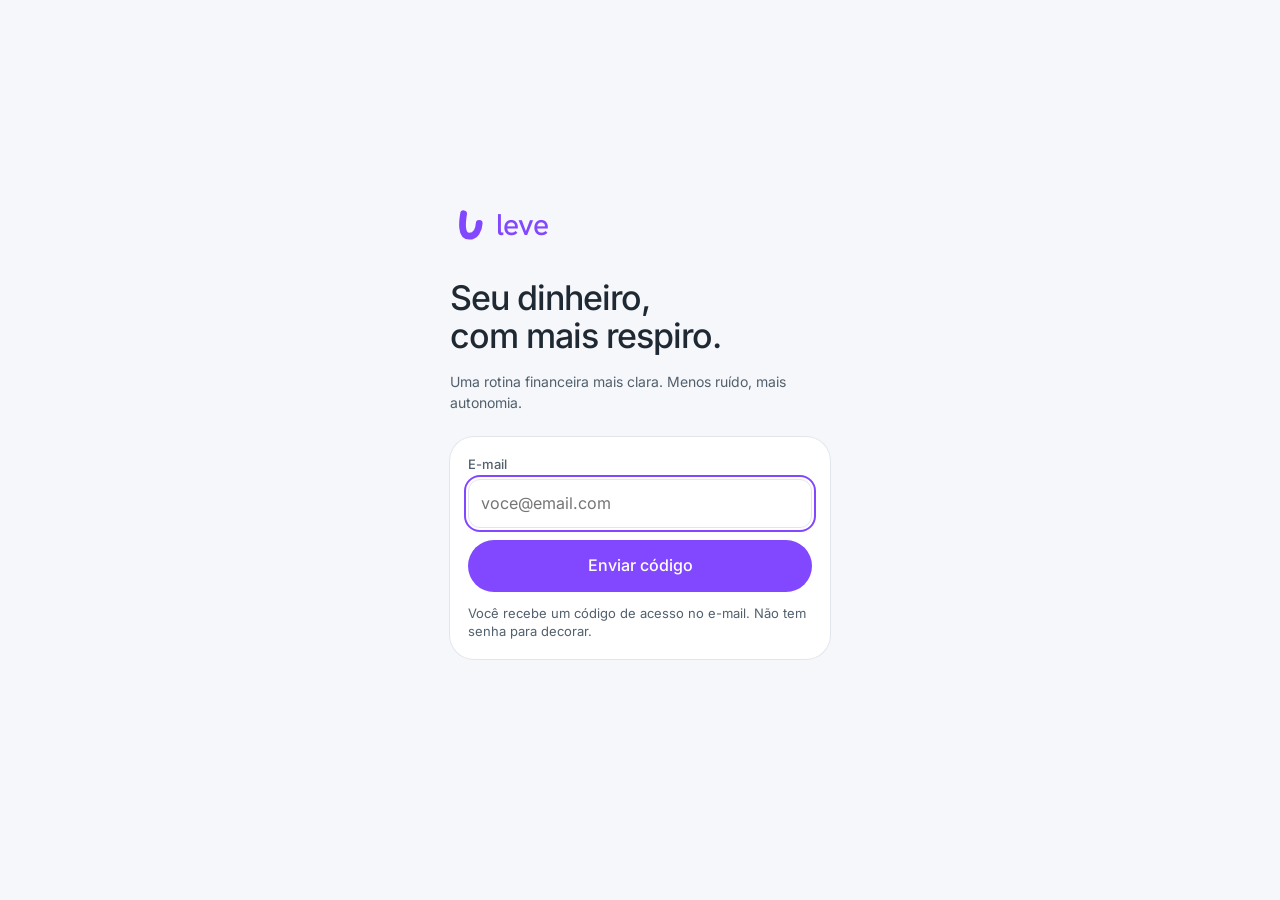
<file: index.html>
<!doctype html>
<html lang="pt-BR">
<head>
<meta charset="utf-8">
<meta name="viewport" content="width=device-width,initial-scale=1,viewport-fit=cover">
<title>Leve</title>
<meta name="description" content="Seu dinheiro, com mais respiro: quanto ainda dá para gastar na semana.">
<meta name="theme-color" content="#F8F7F3" id="theme-color">
<meta name="apple-mobile-web-app-capable" content="yes">
<meta name="mobile-web-app-capable" content="yes">
<meta name="apple-mobile-web-app-title" content="Leve">
<meta name="apple-mobile-web-app-status-bar-style" content="default">
<meta name="referrer" content="no-referrer">
<link rel="manifest" href="/manifest.webmanifest">
<link rel="apple-touch-icon" href="/icons/apple-touch-icon-v3.png">
<link rel="icon" type="image/png" href="/icons/favicon-32-v3.png">
<link rel="preload" href="/fonts/inter-latin-500-normal.woff2" as="font" type="font/woff2" crossorigin>
<link rel="stylesheet" href="/styles.css">
<script src="/tema.js"></script>
</head>
<body>

<div class="gate" id="gate">
  <div class="gate-in">
    <div class="marca" aria-hidden="true"><svg class="simbolo" viewBox="0 0 100 100" aria-hidden="true"><path pathLength="1" d="M34 22C31 40 26 78 48 78C64 78 72 62 73 46" fill="none" stroke="currentColor" stroke-width="17" stroke-linecap="round"/></svg><span>leve</span></div>
    <h1>Seu dinheiro,<br>com mais respiro.</h1>
    <p class="tag" id="g-tag">Uma rotina financeira mais clara. Menos ruído, mais autonomia.</p>
    <form id="g-email" hidden novalidate>
      <div class="field"><label for="g-mail">E-mail</label><input id="g-mail" type="email" autocomplete="email" inputmode="email" required placeholder="voce@email.com"></div>
      <button class="primary" type="submit" id="g-send">Enviar código</button>
      <p>Você recebe um código de acesso no e-mail. Não tem senha para decorar.</p>
    </form>
    <form id="g-code" hidden novalidate>
      <p id="g-sent">Enviamos um código para o seu e-mail.</p>
      <div class="field"><label for="g-otp">Código</label><input id="g-otp" class="code" type="text" inputmode="numeric" autocomplete="one-time-code" maxlength="10" pattern="[0-9]*" required></div>
      <button class="primary" type="submit" id="g-verify">Entrar</button>
      <button class="linkbtn" type="button" id="g-back">Usar outro e-mail</button>
    </form>
    <p class="g-msg" id="g-msg" role="status" aria-live="polite"></p>
  </div>
</div>
<div class="puxar" id="puxar" aria-hidden="true"><svg class="simbolo" viewBox="0 0 100 100"><path pathLength="1" d="M34 22C31 40 26 78 48 78C64 78 72 62 73 46" fill="none" stroke="currentColor" stroke-width="17" stroke-linecap="round"/></svg></div>
<div class="app" id="app">
  <header class="top">
    <div class="hello"><small id="hello-s">leve / seu dinheiro</small><h1 id="hello-t">Tudo no seu ritmo.</h1></div>
    <button class="avatar" id="avatar" data-go="3" aria-label="Ajustes"><span id="avatar-l">L</span></button>
  </header>
  <div class="banner" id="banner" hidden></div>

  <!-- INÍCIO -->
  <section class="screen" id="s-inicio" data-tab="0">
    <div class="col-a">
    <div class="hero idle" id="hero">
      <span class="formas" aria-hidden="true"><i class="f1"></i><i class="f2"></i><i class="f3"></i></span>
      <div class="h-top"><span id="h-tag">Sua semana</span><span id="h-faixa"></span></div>
      <div class="lbl" id="h-lbl">Carregando seu plano…</div>
      <div class="big-w"><div class="big num" id="h-big">R$ 0,00</div><svg class="risco" viewBox="0 0 200 14" preserveAspectRatio="none" aria-hidden="true"><path pathLength="1" d="M3 6.5C52 3.6 118 3.1 197 4.6"/><path pathLength="1" d="M28 10.6C78 8.4 132 8.1 181 9.4"/></svg></div>
      <div class="sub" id="h-sub">&nbsp;</div>
      <span class="bar h-bar" id="h-bar" hidden><b></b></span>
      <div class="pace" id="h-pace"></div>
    </div>
    <div class="acoes" id="quick">
      <button class="primary" data-q="lancar">Nova saída</button>
      <button class="sec ico-only" data-q="foto" aria-label="Ler saída de uma foto"><svg viewBox="0 0 24 24" fill="none" stroke="currentColor" stroke-width="1.8" stroke-linecap="round" stroke-linejoin="round"><path d="M4 8h3l2-3h6l2 3h3v11H4z"/><circle cx="12" cy="13" r="3.5"/></svg></button>
      <button class="sec" data-q="guardar"><svg viewBox="0 0 24 24" fill="none" stroke="currentColor" stroke-width="1.8" stroke-linecap="round" stroke-linejoin="round"><path d="M5 10h14v9a2 2 0 0 1-2 2H7a2 2 0 0 1-2-2z"/><path d="M8 10V7a4 4 0 0 1 8 0v3"/><path d="M12 13v4M10 15h4"/></svg>Guardar</button>
    </div>
    <div class="tiles" id="tiles"></div>
    <button class="card r-cta" id="r-cta" hidden><span class="ico" style="--c:var(--roxo)"><svg viewBox="0 0 24 24" fill="none" stroke="currentColor" stroke-width="1.8" stroke-linecap="round" stroke-linejoin="round"><path d="M12 3l1.8 5.2L19 10l-5.2 1.8L12 17l-1.8-5.2L5 10l5.2-1.8z"/><path d="M19 15l.8 2.2L22 18l-2.2.8L19 21l-.8-2.2L16 18l2.2-.8z"/></svg></span><span style="min-width:0"><b id="r-cta-t">Resumo do mês</b><small id="r-cta-p"></small></span><span class="deck" aria-hidden="true"><i></i><i></i><i></i></span></button>
    </div>
    <div class="col-b">
    <div class="sec-h"><h2>Últimos movimentos</h2><button class="link" data-go="2">Ver todos</button></div>
    <div class="card"><div class="list" id="recent"></div></div>
    <p class="rodape">Um passo de cada vez também é progresso.</p>
    </div>
  </section>

  <!-- MÊS -->
  <section class="screen" id="s-mes" data-tab="1" hidden>
    <nav class="subnav" aria-label="Extrato"><button data-go="2">Lançamentos</button><button data-go="1">Plano</button><button data-go="5">Resumo</button></nav>
    <div class="col-a">
    <div class="mnav">
      <button id="m-prev" aria-label="Mês anterior"><svg viewBox="0 0 24 24" fill="none" stroke="currentColor" stroke-width="2" stroke-linecap="round"><path d="M15 5l-7 7 7 7"/></svg></button>
      <div class="mname" id="m-name">—</div>
      <button id="m-next" aria-label="Próximo mês"><svg viewBox="0 0 24 24" fill="none" stroke="currentColor" stroke-width="2" stroke-linecap="round"><path d="M9 5l7 7-7 7"/></svg></button>
    </div>
    <div class="donut-card">
      <div class="d-h"><span>Salário do mês</span><b class="num" id="d-sal">R$ 0,00</b></div>
      <div class="donut"><svg viewBox="0 0 160 160" id="donut"></svg><div class="c"><div><b class="num" id="d-center">—</b><span id="d-center-l">livre no mês</span></div></div></div>
      <div class="legend" id="legend"></div>
    </div>
    </div>
    <div class="col-b">
    <div class="sec-h"><h2>Semanas</h2><span class="link muted" id="m-porsem"></span></div>
    <div class="card"><div class="weeks" id="weeks"></div></div>
    <div class="sec-h"><h2>Próximos meses</h2><span class="link muted">livre por mês</span></div>
    <div class="card"><div class="future" id="future"></div></div>
    <div class="sec-h"><h2>Fixos deste mês</h2></div>
    <div class="card" id="fixos-mes"></div>
    </div>
  </section>

  <!-- GASTOS -->
  <section class="screen" id="s-gastos" data-tab="2" hidden>
    <nav class="subnav" aria-label="Extrato"><button data-go="2">Lançamentos</button><button data-go="1">Plano</button><button data-go="5">Resumo</button></nav>
    <div class="busca"><svg viewBox="0 0 24 24" fill="none" stroke="currentColor" stroke-width="2" stroke-linecap="round" aria-hidden="true"><circle cx="11" cy="11" r="6.5"/><path d="M20 20l-4-4"/></svg><input id="g-busca" type="search" placeholder="Buscar: uber, ifood, farmácia, 32,90" autocomplete="off" autocapitalize="off" spellcheck="false" enterkeyhint="search" aria-label="Buscar saídas"><button id="g-busca-x" type="button" aria-label="Limpar busca" hidden><svg viewBox="0 0 24 24" fill="none" stroke="currentColor" stroke-width="2" stroke-linecap="round"><path d="M6 6l12 12M18 6L6 18"/></svg></button></div>
    <div class="col-a">
    <div class="pnav"><button id="g-prev" aria-label="Período anterior"><svg viewBox="0 0 24 24" fill="none" stroke="currentColor" stroke-width="2" stroke-linecap="round"><path d="M15 5l-7 7 7 7"/></svg></button><div><b id="g-nome">—</b><small id="g-faixa"></small></div><button id="g-next" aria-label="Próximo período"><svg viewBox="0 0 24 24" fill="none" stroke="currentColor" stroke-width="2" stroke-linecap="round"><path d="M9 5l7 7-7 7"/></svg></button></div>
    <div class="card g-sum">
      <div class="g-tot">
        <div class="g-tot-h"><span>Total de saídas</span><div class="seg two mini" id="g-per"><div class="thumb"></div><button data-p="semana">Semana</button><button data-p="mes" class="on">Mês</button></div></div>
        <b class="num" id="g-total">R$ 0,00</b><small id="g-lim"></small>
        <span class="stack" id="g-bar" hidden></span><small id="g-det"></small>
      </div>
    </div>
    <div class="sec-h"><h2>Para onde foi</h2><button class="link" id="g-limpa" hidden>Todas as categorias</button><button class="link" id="g-mes" data-go="1">Plano do mês</button></div>
    <div class="card"><div class="cats" id="g-cats"></div></div>
    </div>
    <div class="col-b">
    <div class="sec-h"><h2>Lançamentos</h2><button class="round-add" id="g-add" aria-label="Nova saída"><svg viewBox="0 0 24 24" fill="none" stroke="currentColor" stroke-width="2" stroke-linecap="round"><path d="M12 5v14M5 12h14"/></svg></button></div>
    <div class="chips" id="g-fontes" role="group" aria-label="Forma de pagamento"><button data-gf="" class="on" aria-pressed="true">Todas</button><button data-gf="conta" aria-pressed="false">Conta</button><button data-gf="cartao" aria-pressed="false">Crédito</button><button data-gf="vr" aria-pressed="false">Vale-refeição</button><button data-gf="mob" aria-pressed="false">Mobilidade</button><button data-gf="caixinha" aria-pressed="false">Caixinha</button></div>
    <p class="g-res" id="g-res" hidden></p>
    <div class="card"><div class="list" id="all"></div></div>
    </div>
  </section>

  <!-- CAIXINHA -->
  <section class="screen" id="s-caixa" data-tab="4" hidden>
    <div class="col-a">
    <div class="cx-card">
      <div class="cx-top"><span class="cx-l">Pequenos passos, grandes planos.</span><span class="cx-bts"><button class="icon-ghost olho" id="cx-olho" type="button" aria-pressed="false" aria-label="Esconder o saldo"><svg class="olho-on" viewBox="0 0 24 24" fill="none" stroke="currentColor" stroke-width="1.8" stroke-linecap="round" stroke-linejoin="round" aria-hidden="true"><path d="M2.5 12S6 5.5 12 5.5 21.5 12 21.5 12 18 18.5 12 18.5 2.5 12 2.5 12z"/><circle cx="12" cy="12" r="3"/></svg><svg class="olho-off" viewBox="0 0 24 24" fill="none" stroke="currentColor" stroke-width="1.8" stroke-linecap="round" stroke-linejoin="round" aria-hidden="true"><path d="M3 3l18 18"/><path d="M10.6 5.6A9.6 9.6 0 0 1 12 5.5C18 5.5 21.5 12 21.5 12a17 17 0 0 1-3.2 3.9M6.6 6.6C3.9 8.4 2.5 12 2.5 12S6 18.5 12 18.5c1.6 0 3-.4 4.2-1"/><path d="M9.9 9.9a3 3 0 0 0 4.2 4.2"/></svg></button><button class="icon-ghost" id="cx-cfg" aria-label="Objetivo e rendimento"><svg viewBox="0 0 24 24" fill="none" stroke="currentColor" stroke-width="1.8" stroke-linecap="round"><path d="M4 7h10M18 7h2M4 17h4M12 17h8"/><circle cx="16" cy="7" r="2"/><circle cx="10" cy="17" r="2"/></svg></button></span></div>
      <div class="big num" id="cx-saldo">R$ 0,00</div>
      <div class="cx-liq" id="cx-liq-v"></div>
      <div class="cx-chip" id="cx-rend"></div>
    </div>
    <div class="card meta-card" id="cx-ring">
      <div class="meta-h"><span class="ico" style="--c:var(--roxo)"><svg viewBox="0 0 24 24" fill="none" stroke="currentColor" stroke-width="1.8" stroke-linecap="round" stroke-linejoin="round"><path d="M12 3l7 3v6c0 4.5-3 7.5-7 9-4-1.5-7-4.5-7-9V6z"/></svg></span><span><b>Objetivo</b><small id="cx-obj"></small></span></div>
      <div class="meta-v"><b class="num" id="cx-meta-v"></b><small class="num" id="cx-meta-de"></small><span class="num" id="cx-ring-p">0%</span></div>
      <span class="bar"><b id="cx-ring-v"></b></span>
    </div>
    <div class="acoes three" id="cx-acoes">
      <button class="primary" data-cx="deposito">Guardei</button>
      <button class="sec" data-cx="resgate">Resgatei</button>
      <button class="sec" data-cx="ajuste">Atualizar</button>
    </div>
    <div class="card stats" id="cx-tiles"></div>
    </div>
    <div class="col-b">
    <div class="sec-h" style="align-items:center"><h2>Evolução</h2><div class="seg two mini" id="cx-gmodo"><div class="thumb"></div><button data-g="total" class="on">Total</button><button data-g="mes">Mês</button></div></div>
    <div class="card"><div class="chart" id="cx-chart"></div></div>
    <div class="sec-h"><h2>Movimentos</h2></div>
    <div class="card"><div class="list" id="cx-list"></div></div>
    </div>
  </section>

  <!-- RESUMO -->
  <section class="screen" id="s-resumo" data-tab="5" hidden>
    <nav class="subnav" aria-label="Extrato"><button data-go="2">Lançamentos</button><button data-go="1">Plano</button><button data-go="5">Resumo</button></nav>
    <div class="sec-h r-topo"><div class="seg two mini" id="r-per"><div class="thumb"></div><button data-p="semana">Semana</button><button data-p="mes" class="on">Mês</button></div></div>
    <div class="pnav"><button id="r-prev" aria-label="Período anterior"><svg viewBox="0 0 24 24" fill="none" stroke="currentColor" stroke-width="2" stroke-linecap="round"><path d="M15 5l-7 7 7 7"/></svg></button><div><b id="r-nome">—</b><small id="r-faixa"></small></div><button id="r-next" aria-label="Próximo período"><svg viewBox="0 0 24 24" fill="none" stroke="currentColor" stroke-width="2" stroke-linecap="round"><path d="M9 5l7 7-7 7"/></svg></button></div>
    <div class="col-a">
    <div class="card r-ia">
      <div class="r-ia-h"><span class="ico" style="--c:var(--roxo)"><svg viewBox="0 0 24 24" fill="none" stroke="currentColor" stroke-width="1.8" stroke-linecap="round" stroke-linejoin="round"><path d="M12 3l1.8 5.2L19 10l-5.2 1.8L12 17l-1.8-5.2L5 10l5.2-1.8z"/><path d="M19 15l.8 2.2L22 18l-2.2.8L19 21l-.8-2.2L16 18l2.2-.8z"/></svg></span><h2>O que importa</h2><button class="link" id="r-ia-btn">Refazer</button></div>
      <div id="r-ia-list"></div>
      <div class="r-sug" id="r-sug" hidden></div>
      <p class="r-nota" id="r-nota"></p>
    </div>
    </div>
    <div class="col-b">
    <div class="sec-h"><h2 id="r-graf-t">Ritmo do mês</h2></div>
    <div class="card"><div class="chart r-chart" id="r-ritmo"></div><p class="r-leg" id="r-ritmo-s"></p></div>
    <div class="sec-h"><h2>Categorias</h2><span class="link muted" id="r-cat-s"></span></div>
    <div class="card"><div class="r-cats" id="r-cats"></div></div>
    <div class="sec-h"><h2>Onde mais foi</h2></div>
    <div class="card"><div class="list" id="r-top"></div></div>
    </div>
    <p class="rodape">Conta só o que sai do seu limite: vale-refeição, mobilidade e caixinha ficam de fora. As comparações usam o mesmo ponto dos períodos anteriores.</p>
  </section>

  <!-- AJUSTES -->
  <section class="screen" id="s-ajustes" data-tab="3" hidden>
    <div class="aj-sec" aria-labelledby="aj-plano">
    <h2 class="aj-t" id="aj-plano">Seu plano</h2>
      <div class="rows">
        <button class="row link-row" data-go="6"><span>Salário, metas e contas fixas<small id="plano-resumo">—</small></span><svg class="chev" viewBox="0 0 24 24" fill="none" stroke="currentColor" stroke-width="2" stroke-linecap="round" aria-hidden="true"><path d="M9 5l7 7-7 7"/></svg></button>
      </div>
    </div>

    <div class="aj-sec" aria-labelledby="aj-con">
    <h2 class="aj-t" id="aj-con">Conexões</h2>
      <div class="rows">
        <button class="row link-row" id="tg-grp" data-painel="#sheet-tg" hidden><span>Telegram<small>Conversa, áudio e avisos</small></span><span class="est off" id="tg-est">Não conectado</span><svg class="chev" viewBox="0 0 24 24" fill="none" stroke="currentColor" stroke-width="2" stroke-linecap="round" aria-hidden="true"><path d="M9 5l7 7-7 7"/></svg></button>
        <button class="row link-row" data-painel="#sheet-at"><span>Atalhos do iPhone<small>Nova saída e conferir a caixinha</small></span><span class="est off" id="at-est">Nenhum</span><svg class="chev" viewBox="0 0 24 24" fill="none" stroke="currentColor" stroke-width="2" stroke-linecap="round" aria-hidden="true"><path d="M9 5l7 7-7 7"/></svg></button>
        <label class="row link-row" for="csv"><span>Importar fatura ou extrato do Nubank<small>Arquivo CSV da fatura do crédito ou do extrato da conta</small></span><svg class="chev" viewBox="0 0 24 24" fill="none" stroke="currentColor" stroke-width="2" stroke-linecap="round"><path d="M9 5l7 7-7 7"/></svg><input id="csv" type="file" accept=".csv,text/csv" hidden></label>
        <button class="row link-row" id="wa-grp" data-painel="#sheet-wa" hidden><span>WhatsApp<small>Conversa, áudio e avisos</small></span><span class="est off" id="wa-est">Não conectado</span><svg class="chev" viewBox="0 0 24 24" fill="none" stroke="currentColor" stroke-width="2" stroke-linecap="round" aria-hidden="true"><path d="M9 5l7 7-7 7"/></svg></button>
      </div>
      <div class="form-card" id="imp-box" hidden></div>
    </div>

    <div class="aj-sec" aria-labelledby="aj-apa">
    <h2 class="aj-t" id="aj-apa">Este aparelho</h2>
      <div class="rows">
        <button class="row link-row" id="lk-linha" type="button"><span>Face ID<small>Ao abrir e depois de 1 minuto fora do app</small></span><span class="est off" id="lk-est">Desligado</span></button>
        <label class="row"><span>Tema</span><select id="c-tema"><option value="">Igual ao iPhone</option><option value="light">Claro</option><option value="dark">Escuro</option></select></label>
      </div>
      <p class="grp-f">Valem só para este aparelho.</p>
    </div>

    <div class="aj-sec" aria-labelledby="aj-dad">
    <h2 class="aj-t" id="aj-dad">Dados e conta</h2>
      <div class="rows">
        <button class="row link-row" data-painel="#sheet-bk"><span>Backup<small>Baixar ou restaurar seus dados</small></span><svg class="chev" viewBox="0 0 24 24" fill="none" stroke="currentColor" stroke-width="2" stroke-linecap="round" aria-hidden="true"><path d="M9 5l7 7-7 7"/></svg></button>
        <div class="row"><span>E-mail</span><b id="acc-email" class="row-v">—</b></div>
        <button class="row link-row danger-row" id="logout"><span>Sair da conta</span></button>
      </div>
    </div>
  </section>

  <!-- SEU PLANO (abre por Ajustes) -->
  <section class="screen" id="s-plano" data-tab="6" hidden>
    <div class="sec-h"><button class="back" data-go="3"><svg viewBox="0 0 24 24" fill="none" stroke="currentColor" stroke-width="2" stroke-linecap="round"><path d="M15 5l-7 7 7 7"/></svg>Ajustes</button></div>
    <div class="grp">
      <div class="grp-h">Salário e metas</div>
      <div class="rows">
        <label class="row"><span>Nome</span><input id="c-nome" type="text" autocomplete="given-name" placeholder="Seu nome"></label>
        <label class="row"><span>Começa em</span><input id="c-inicio" type="month"></label>
        <label class="row"><span>Semana começa</span><select id="c-semana"><option value="">Na segunda</option><option value="dom">No domingo</option></select></label>
        <label class="row"><span>Salário cai</span><select id="c-pagto"><option value="ultimo-util">No último dia útil</option><option value="">Semana do 1º sábado</option></select></label>
        <label class="row"><span>Salário</span><input id="c-sal" class="moeda" type="text" inputmode="decimal" placeholder="R$ 0,00"></label>
        <label class="row"><span>Guardar por mês</span><input id="c-meta" class="moeda" type="text" inputmode="decimal" placeholder="R$ 0,00"></label>
        <label class="row"><span>Vale-refeição por mês</span><input id="c-vr" class="moeda" type="text" inputmode="decimal" placeholder="R$ 0,00"></label>
        <label class="row"><span>Mobilidade por mês</span><input id="c-mob" class="moeda" type="text" inputmode="decimal" placeholder="R$ 0,00"></label>
      </div>
      <p class="grp-f">Com o salário no último dia útil, o mês do plano (e o vale-refeição e a mobilidade) começa no dia do pagamento. Os valores são salvos assim que você sai do campo.</p>
    </div>
    <div class="grp">
      <div class="grp-h"><span>Custos fixos e parcelas</span><span id="fx-tot"></span></div>
      <div class="rows" id="fx-list"></div>
      <p class="grp-f">O mês de cada custo é o mês em que a fatura é paga.</p>
    </div>
    <div class="grp">
      <div class="grp-h">Faturas com valor exato</div>
      <div class="rows" id="aj-list"></div>
      <p class="grp-f">Use quando a fatura de um mês for diferente da soma dos fixos.</p>
    </div>
  </section>
</div>

<nav class="tabbar" aria-label="Navegação">
  <div class="marca tb-marca so-pc" aria-hidden="true"><svg class="simbolo" viewBox="0 0 100 100" aria-hidden="true"><path pathLength="1" d="M34 22C31 40 26 78 48 78C64 78 72 62 73 46" fill="none" stroke="currentColor" stroke-width="17" stroke-linecap="round"/></svg><span>leve</span></div>
  <div class="tabs" id="tabs">
    <button class="tab on" data-go="0"><svg viewBox="0 0 24 24" fill="none" stroke="currentColor" stroke-width="1.8" stroke-linejoin="round"><path d="M4 11l8-7 8 7v9H4z"/><path d="M10 20v-6h4v6"/></svg>Início</button>
    <button class="tab" data-go="2"><svg viewBox="0 0 24 24" fill="none" stroke="currentColor" stroke-width="1.8" stroke-linecap="round"><path d="M6 20V10M12 20V4M18 20v-7"/></svg>Extrato</button>
    <button class="tab" data-go="4"><svg viewBox="0 0 24 24" fill="none" stroke="currentColor" stroke-width="1.8" stroke-linecap="round" stroke-linejoin="round"><path d="M5 10h14v9a2 2 0 0 1-2 2H7a2 2 0 0 1-2-2z"/><path d="M8 10V7a4 4 0 0 1 8 0v3"/><path d="M12 14v3"/></svg>Caixinha</button>
    <button class="tab so-pc" data-go="3"><svg viewBox="0 0 24 24" fill="none" stroke="currentColor" stroke-width="1.8" stroke-linecap="round" stroke-linejoin="round"><circle cx="12" cy="12" r="3"/><path d="M19.4 15a1.7 1.7 0 0 0 .3 1.8l.1.1a2 2 0 1 1-2.8 2.8l-.1-.1a1.7 1.7 0 0 0-1.8-.3 1.7 1.7 0 0 0-1 1.5V21a2 2 0 1 1-4 0v-.1a1.7 1.7 0 0 0-1.1-1.5 1.7 1.7 0 0 0-1.8.3l-.1.1a2 2 0 1 1-2.8-2.8l.1-.1a1.7 1.7 0 0 0 .3-1.8 1.7 1.7 0 0 0-1.5-1H3a2 2 0 1 1 0-4h.1a1.7 1.7 0 0 0 1.5-1.1 1.7 1.7 0 0 0-.3-1.8l-.1-.1a2 2 0 1 1 2.8-2.8l.1.1a1.7 1.7 0 0 0 1.8.3H9a1.7 1.7 0 0 0 1-1.5V3a2 2 0 1 1 4 0v.1a1.7 1.7 0 0 0 1 1.5 1.7 1.7 0 0 0 1.8-.3l.1-.1a2 2 0 1 1 2.8 2.8l-.1.1a1.7 1.7 0 0 0-.3 1.8V9a1.7 1.7 0 0 0 1.5 1H21a2 2 0 1 1 0 4h-.1a1.7 1.7 0 0 0-1.5 1z"/></svg>Ajustes</button>
  </div>
  <p class="teclas so-pc" aria-label="Atalhos de teclado"><span><kbd>N</kbd> nova saída</span><span><kbd>/</kbd> buscar</span><span><kbd>1</kbd><kbd>2</kbd><kbd>3</kbd> abas</span><span><kbd>Esc</kbd> fechar</span></p>
</nav>

<div class="scrim" id="scrim"></div>
<div class="sheet" id="sheet" role="dialog" aria-modal="true" aria-label="Nova saída">
  <div class="sheet-in">
    <div class="grab"></div>
    <h3 class="sr" id="l-tit">Nova saída</h3>
    <div class="ia-links">
      <button class="foto-link" id="l-foto" type="button"><svg viewBox="0 0 24 24" fill="none" stroke="currentColor" stroke-width="1.8" stroke-linecap="round" stroke-linejoin="round"><path d="M4 8h3l2-3h6l2 3h3v11H4z"/><circle cx="12" cy="13" r="3.5"/></svg>Ler de uma foto</button>
      <button class="foto-link" id="l-voz" type="button"><svg viewBox="0 0 24 24" fill="none" stroke="currentColor" stroke-width="1.8" stroke-linecap="round" stroke-linejoin="round"><rect x="9" y="3" width="6" height="11" rx="3"/><path d="M5 11a7 7 0 0 0 14 0M12 18v3"/></svg>Falar</button>
    </div>
    <div class="amount num zero" id="amt">R$ 0,00</div>
    <div class="cat-grid" id="pills"></div>
    <div class="seg" id="fonte"><div class="thumb" id="thumb"></div><button data-f="conta" class="on">Conta</button><button data-f="cartao">Crédito</button><button data-f="vr">Vale-refeição</button><button data-f="mob">Mobilidade</button></div>
    <div class="dchips" id="l-dias"><button data-d="0">Hoje</button><button data-d="1">Ontem</button><label class="dpick"><span class="sr">Outro dia</span><input id="l-data" type="date" aria-label="Data do gasto"></label></div>
    <div class="field l-desc"><label for="l-desc" class="sr">Descrição</label><input id="l-desc" type="text" placeholder="Descrição (opcional)"></div>
    <div class="keys" id="keys"></div>
    <button class="primary" id="l-ok" disabled>Lançar</button>
    <button class="danger-ghost" id="l-del" hidden>Apagar saída</button>
  </div>
</div>
<div class="sheet" id="sheet-cx" role="dialog" aria-modal="true" aria-label="Registrar na caixinha">
  <div class="sheet-in">
    <div class="grab"></div>
    <h3 class="sheet-t" id="cx-sheet-t">Guardar na caixinha</h3>
    <div class="seg three" id="cx-tipo"><div class="thumb"></div><button data-t="deposito" class="on">Guardei</button><button data-t="resgate">Resgatei</button><button data-t="ajuste">Conferir saldo</button></div>
    <p class="sheet-p" id="cx-hint">Quanto você colocou na caixinha.</p>
    <div class="row2">
      <div class="field"><label for="cx-valor" id="cx-valor-l">Valor (R$)</label><input id="cx-valor" type="number" step="0.01" inputmode="decimal" placeholder="0,00"></div>
      <div class="field"><label for="cx-data">Data</label><input id="cx-data" type="date"></div>
    </div>
    <div class="field" id="cx-liq-f" hidden><label for="cx-liq">Total líquido (R$)</label><input id="cx-liq" type="number" step="0.01" inputmode="decimal" placeholder="opcional"></div>
    <div class="field"><label for="cx-nota">Nota</label><input id="cx-nota" type="text" placeholder="opcional"></div>
    <label class="chk" id="cx-gasto-f" hidden><input type="checkbox" id="cx-gasto"><span>Registrar também como saída<small>Aparece no Extrato, mas não sai do limite da semana</small></span></label>
    <div class="cat-grid" id="cx-gcat" hidden></div>
    <button class="primary" id="cx-ok">Registrar</button>
  </div>
</div>
<div class="sheet" id="sheet-cxcfg" role="dialog" aria-modal="true" aria-label="Objetivo e rendimento">
  <div class="sheet-in">
    <div class="grab"></div>
    <h3 class="sheet-t">Objetivo e rendimento</h3>
    <p class="sheet-p">A barra do objetivo enche conforme você chega perto dele. O rendimento entra sozinho a cada dia útil, com o CDI do Banco Central.</p>
    <div class="row2">
      <div class="field"><label for="cx-alvo">Objetivo (R$)</label><input id="cx-alvo" type="number" step="0.01" inputmode="decimal" placeholder="ex.: 15000"></div>
      <div class="field"><label for="cx-pct">Rende (% do CDI)</label><input id="cx-pct" type="number" step="1" inputmode="decimal" placeholder="100"></div>
    </div>
    <p class="sheet-p" id="cx-cdi-info"></p>
    <button class="primary" id="cx-alvo-ok">Salvar</button>
  </div>
</div>
<div class="sheet" id="sheet-fx" role="dialog" aria-modal="true" aria-label="Custo fixo">
  <div class="sheet-in">
    <div class="grab"></div>
    <h3 class="sheet-t" id="fx-t">Custo fixo</h3>
    <div class="field"><label for="fx-nome">Nome</label><input id="fx-nome" type="text" placeholder="ex.: Academia"></div>
    <div class="row2">
      <div class="field"><label for="fx-valor">Valor por mês (R$)</label><input id="fx-valor" type="number" step="0.01" inputmode="decimal" placeholder="0,00"></div>
      <div class="field"><label>Onde cobra</label><div class="seg two" id="fx-onde"><div class="thumb"></div><button data-o="cartao" class="on">Crédito</button><button data-o="debito">Débito</button></div></div>
    </div>
    <div class="row2">
      <div class="field"><label for="fx-ini">A partir de</label><input id="fx-ini" type="month"></div>
      <div class="field"><label for="fx-fim">Até (opcional)</label><input id="fx-fim" type="month"></div>
    </div>
    <div class="field"><label for="fx-chave">Palavra-chave na fatura</label><input id="fx-chave" type="text" placeholder="ex.: wellhub"></div>
    <p class="sheet-p">A palavra-chave serve para ignorar esse item quando você importar a fatura do crédito.</p>
    <button class="primary" id="fx-ok">Salvar</button>
    <button class="danger-ghost" id="fx-del" hidden>Apagar custo fixo</button>
  </div>
</div>
<div class="sheet" id="sheet-aj" role="dialog" aria-modal="true" aria-label="Fatura com valor exato">
  <div class="sheet-in">
    <div class="grab"></div>
    <h3 class="sheet-t">Fatura com valor exato</h3>
    <div class="row2">
      <div class="field"><label for="aj-mes">Mês da fatura</label><input id="aj-mes" type="month"></div>
      <div class="field"><label for="aj-valor">Valor (R$)</label><input id="aj-valor" type="number" step="0.01" inputmode="decimal" placeholder="0,00"></div>
    </div>
    <p class="sheet-p">Esse valor substitui a soma dos fixos no crédito naquele mês.</p>
    <button class="primary" id="aj-ok">Salvar</button>
    <button class="danger-ghost" id="aj-del" hidden>Apagar</button>
  </div>
</div>
<div class="sheet" id="sheet-ini" role="dialog" aria-modal="true" aria-label="Montar seu plano">
  <div class="sheet-in ini">
    <div class="grab"></div>
    <div class="ini-prog" aria-hidden="true"><i></i><i></i><i></i><i></i></div>
    <span class="ini-n" id="ini-n">Passo 1 de 4</span>
    <section class="ini-p" data-p="1">
      <h3 class="ini-t">Como funciona o seu mês?</h3>
      <p class="sheet-p">Com isso o Leve sabe quando o seu mês começa e como dividir as semanas.</p>
      <div class="field"><label for="ini-nome">Como quer ser chamado</label><input id="ini-nome" type="text" autocomplete="given-name" placeholder="Seu nome"></div>
      <div class="field"><label id="ini-pagto-l">O salário cai</label><div class="seg two" id="ini-pagto" role="group" aria-labelledby="ini-pagto-l"><div class="thumb"></div><button type="button" data-v="ultimo-util">No último dia útil</button><button type="button" data-v="">No começo do mês</button></div></div>
      <div class="field"><label id="ini-semana-l">A semana começa</label><div class="seg two" id="ini-semana" role="group" aria-labelledby="ini-semana-l"><div class="thumb"></div><button type="button" data-v="">Na segunda</button><button type="button" data-v="dom">No domingo</button></div></div>
    </section>
    <section class="ini-p" data-p="2" hidden>
      <h3 class="ini-t">Quanto entra e quanto guardar?</h3>
      <p class="sheet-p">O que você guarda sai primeiro, no dia do salário. O resto, menos as contas fixas, vira o seu limite da semana.</p>
      <div class="field"><label for="ini-sal">Salário (o que cai na conta)</label><input id="ini-sal" class="ini-r" type="text" inputmode="decimal" autocomplete="off" placeholder="R$ 0,00"></div>
      <div class="field"><label for="ini-meta">Guardar por mês</label><input id="ini-meta" class="ini-r" type="text" inputmode="decimal" autocomplete="off" placeholder="R$ 0,00"></div>
      <div class="chips" id="ini-pct" aria-label="Sugestões"><button type="button" data-pct="10">10% do salário</button><button type="button" data-pct="15">15%</button><button type="button" data-pct="20">20%</button></div>
    </section>
    <section class="ini-p" data-p="3" hidden>
      <h3 class="ini-t">Quais contas são fixas?</h3>
      <p class="sheet-p">Aluguel, academia, streaming, celular… Pode pular e adicionar depois em Ajustes.</p>
      <div class="ini-fixos" id="ini-fixos"></div>
      <div class="ini-novo"><input id="ini-fx-nome" type="text" autocomplete="off" placeholder="Nome, ex.: Aluguel" aria-label="Nome da conta fixa"><input id="ini-fx-valor" class="ini-r" type="text" inputmode="decimal" autocomplete="off" placeholder="R$ 0,00" aria-label="Valor da conta fixa"></div>
      <div class="seg two" id="ini-fx-onde" role="group" aria-label="Onde é cobrada"><div class="thumb"></div><button type="button" data-v="cartao">No crédito</button><button type="button" data-v="debito">No débito</button></div>
      <button class="ghost" type="button" id="ini-fx-add">Adicionar conta fixa</button>
    </section>
    <section class="ini-p" data-p="4" hidden>
      <h3 class="ini-t">Tem vale-refeição ou mobilidade?</h3>
      <p class="sheet-p">Eles têm saldo próprio e não saem do seu limite. Deixe em branco se não tiver.</p>
      <div class="field"><label for="ini-vr">Vale-refeição por mês</label><input id="ini-vr" class="ini-r" type="text" inputmode="decimal" autocomplete="off" placeholder="R$ 0,00"></div>
      <div class="field"><label for="ini-mob">Mobilidade por mês</label><input id="ini-mob" class="ini-r" type="text" inputmode="decimal" autocomplete="off" placeholder="R$ 0,00"></div>
      <div class="field"><label id="ini-quando-l">Quando começar</label><div class="seg two" id="ini-quando" role="group" aria-labelledby="ini-quando-l"><div class="thumb"></div><button type="button" data-v="agora">Agora</button><button type="button" data-v="prox">No próximo mês</button></div></div>
      <p class="sheet-p" id="ini-quando-d"></p>
    </section>
    <div class="ini-previa" id="ini-previa" aria-live="polite" hidden><span id="ini-prev-l">Você poderá gastar</span><b id="ini-prev-v">R$ 0,00</b><small id="ini-prev-s"></small></div>
    <div class="row-btns ini-bts"><button class="ghost" type="button" id="ini-volta">Voltar</button><button class="primary" type="button" id="ini-ok">Continuar</button></div>
  </div>
</div>

<div class="sheet" id="sheet-tg" role="dialog" aria-modal="true" aria-label="Telegram">
  <div class="sheet-in">
    <div class="grab"></div>
    <h3 class="sheet-t">Telegram</h3>
      <div class="rows">
        <div class="row"><span>Conversar com o Leve<small id="tg-state">Não conectado</small></span><button class="pill-btn" id="tg-btn">Conectar</button></div>
        <button class="row link-row danger-row" id="tg-del" hidden><span>Desconectar</span></button>
      </div>
      <div class="form-card at-box" id="tg-box" hidden></div>
      <p class="grp-f">Registre saídas por mensagem, áudio ou foto e pergunte quanto ainda dá para gastar. As mensagens passam pelo Telegram e pela IA do Google.</p>
  </div>
</div>

<div class="sheet" id="sheet-wa" role="dialog" aria-modal="true" aria-label="WhatsApp">
  <div class="sheet-in">
    <div class="grab"></div>
    <h3 class="sheet-t">WhatsApp</h3>
      <div class="rows">
        <div class="row"><span>Conversar com o Leve<small id="wa-state">Não conectado</small></span><button class="pill-btn" id="wa-btn">Conectar</button></div>
        <button class="row link-row danger-row" id="wa-del" hidden><span>Desconectar</span></button>
      </div>
      <div class="form-card at-box" id="wa-box" hidden></div>
      <p class="grp-f">Registre saídas por mensagem, áudio ou foto e pergunte quanto ainda dá para gastar. As mensagens passam pelo WhatsApp (Meta) e pela IA do Google.</p>
  </div>
</div>

<div class="sheet" id="sheet-at" role="dialog" aria-modal="true" aria-label="Atalhos do iPhone">
  <div class="sheet-in">
    <div class="grab"></div>
    <h3 class="sheet-t">Atalhos do iPhone</h3>
      <div class="rows">
        <div class="row"><span>Chave do atalho<small id="at-state">Nenhuma</small></span><button class="pill-btn" id="at-btn">Criar</button></div>
        <button class="row link-row danger-row" id="at-del" hidden><span>Desativar chave</span></button>
      </div>
      <div class="form-card at-box" id="at-box" hidden></div>
      <p class="grp-f">Os atalhos "Lançar gasto" e "Conferir caixinha" usam essa chave. Ela só registra saídas e confere o saldo da caixinha; não lê seus dados. Trocar a chave desativa a anterior.</p>
  </div>
</div>

<div class="sheet" id="sheet-bk" role="dialog" aria-modal="true" aria-label="Backup">
  <div class="sheet-in">
    <div class="grab"></div>
    <h3 class="sheet-t">Backup</h3>
      <div class="rows">
        <button class="row link-row" id="bk-out"><span>Baixar backup</span><svg class="chev" viewBox="0 0 24 24" fill="none" stroke="currentColor" stroke-width="2" stroke-linecap="round"><path d="M9 5l7 7-7 7"/></svg></button>
        <label class="row link-row" for="bk-in"><span>Restaurar backup</span><svg class="chev" viewBox="0 0 24 24" fill="none" stroke="currentColor" stroke-width="2" stroke-linecap="round"><path d="M9 5l7 7-7 7"/></svg><input id="bk-in" type="file" accept=".json,application/json" hidden></label>
      </div>
      <div class="form-card" id="bk-box" hidden></div>
  </div>
</div>

<div class="sheet" id="sheet-voz" role="dialog" aria-modal="true" aria-label="Falar a saída">
  <div class="sheet-in">
    <div class="grab"></div>
    <h3 class="sheet-t">Diga o que você gastou</h3>
    <p class="sheet-p">Toque no microfone do teclado e fale o valor e o que foi. Dá para dizer vários de uma vez e o dia, ex.: "almoço 32 no vale-refeição e uber 18 ontem".</p>
    <div class="field"><label for="voz-txt" class="sr">O que você gastou</label><textarea id="voz-txt" rows="3" placeholder="almoço 32 no vale-refeição" autocomplete="off"></textarea></div>
    <button class="primary" id="voz-ok">Entender com IA</button>
  </div>
</div>
<div class="sheet" id="sheet-foto" role="dialog" aria-modal="true" aria-label="Saídas da foto">
  <div class="sheet-in">
    <div class="grab"></div>
    <h3 class="sheet-t">Saídas da foto</h3>
    <div id="foto-box"></div>
  </div>
</div>
<input id="foto-in" type="file" accept="image/*" hidden>
<div class="toast" id="toast" role="status" aria-live="polite"></div>
<canvas id="confetti"></canvas>
<div class="lock" id="lock" hidden>
  <div class="lock-in">
    <div class="marca" aria-hidden="true"><svg class="simbolo" viewBox="0 0 100 100" aria-hidden="true"><path pathLength="1" d="M34 22C31 40 26 78 48 78C64 78 72 62 73 46" fill="none" stroke="currentColor" stroke-width="17" stroke-linecap="round"/></svg><span>leve</span></div>
    <h2>App bloqueado</h2>
    <p id="lock-msg">Use o Face ID para abrir.</p>
    <button class="primary" id="lock-btn" type="button">Desbloquear com Face ID</button>
    <button class="linkbtn" id="lock-out" type="button">Sair da conta</button>
  </div>
</div>
<script src="/vendor/supabase-2.117.3.js"></script>
<script src="/config.js"></script>
<script src="/app.js"></script>
</body>
</html>
</file>
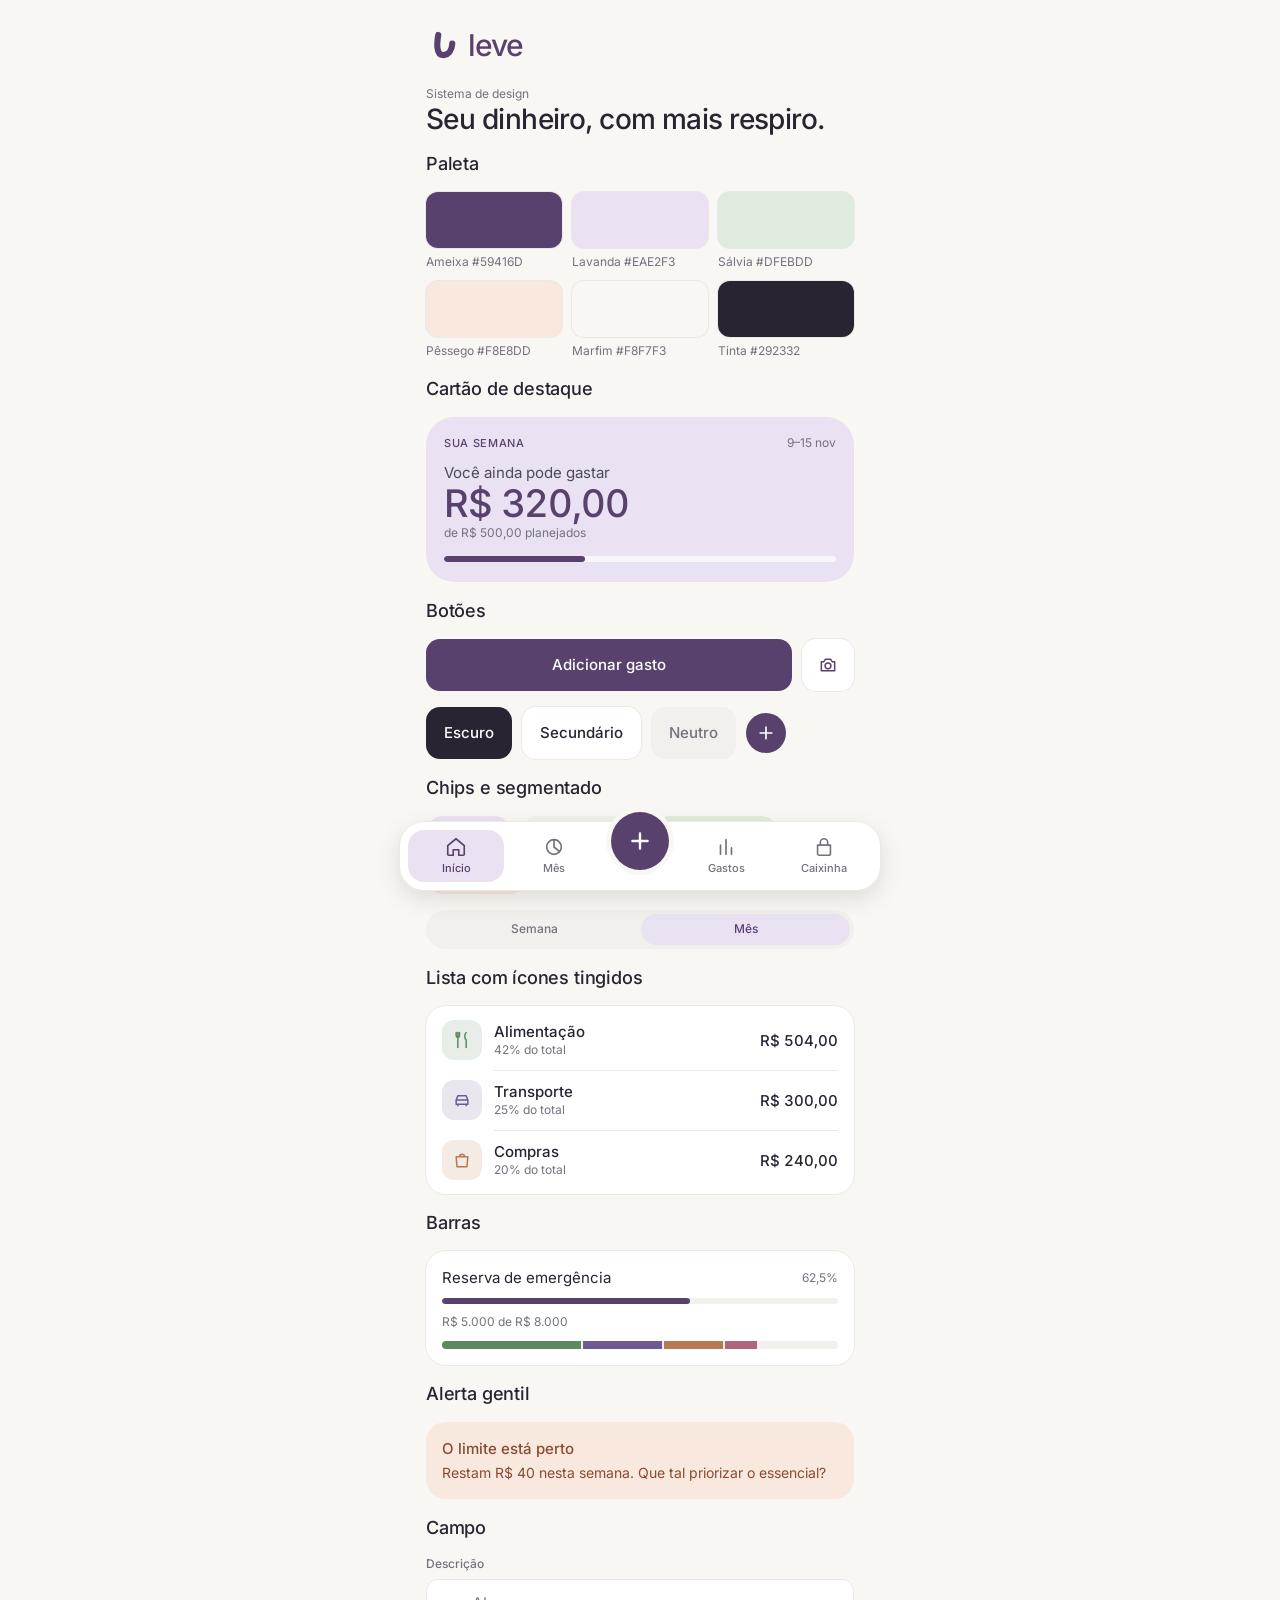
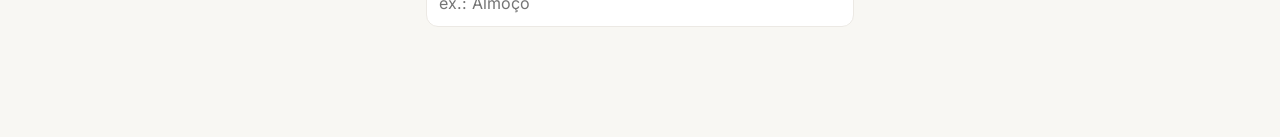
<file: design/exemplo.html>
<!doctype html>
<html lang="pt-BR">
<head>
<meta charset="utf-8">
<meta name="viewport" content="width=device-width,initial-scale=1,viewport-fit=cover">
<title>Leve · Componentes</title>
<link rel="stylesheet" href="leve.css">
<style>
  .pg{max-width:460px;margin:0 auto;padding:24px 16px calc(var(--abas-h) + env(safe-area-inset-bottom) + 32px);display:flex;flex-direction:column;gap:16px}
  .linha{display:flex;gap:10px;flex-wrap:wrap;align-items:center}
  .sw{display:grid;grid-template-columns:repeat(3,1fr);gap:10px}
  .sw div{border-radius:12px;height:56px;box-shadow:0 0 0 1px var(--linha)}
  .sw small{display:block;margin-top:6px}
  h2{margin:16px 0 0}
</style>
</head>
<body>
<main class="pg">
  <div class="linha" style="gap:6px;color:var(--acao)"><svg viewBox="0 0 100 100" width="36" height="36" aria-hidden="true"><path d="M34 22C31 40 26 78 48 78C64 78 72 62 73 46" fill="none" stroke="currentColor" stroke-width="17" stroke-linecap="round"/></svg><span style="font-size:30px;font-weight:500;letter-spacing:-.03em">leve</span></div>
  <div><span class="lv-apoio">Sistema de design</span><h1 class="lv-titulo">Seu dinheiro, com mais respiro.</h1></div>

  <h2 class="lv-secao">Paleta</h2>
  <div class="sw">
    <span><div style="background:var(--ameixa)"></div><small class="lv-apoio">Ameixa #59416D</small></span>
    <span><div style="background:var(--lavanda)"></div><small class="lv-apoio">Lavanda #EAE2F3</small></span>
    <span><div style="background:var(--salvia)"></div><small class="lv-apoio">Sálvia #DFEBDD</small></span>
    <span><div style="background:var(--pessego)"></div><small class="lv-apoio">Pêssego #F8E8DD</small></span>
    <span><div style="background:var(--marfim)"></div><small class="lv-apoio">Marfim #F8F7F3</small></span>
    <span><div style="background:var(--tinta)"></div><small class="lv-apoio">Tinta #292332</small></span>
  </div>

  <h2 class="lv-secao">Cartão de destaque</h2>
  <div class="lv-card lv-card--lavanda lv-card--destaque">
    <div class="linha" style="justify-content:space-between"><span class="lv-rotulo">Sua semana</span><span class="lv-apoio">9–15 nov</span></div>
    <div style="margin-top:10px;opacity:.8">Você ainda pode gastar</div>
    <div class="lv-display lv-num" style="color:var(--lavanda-texto)">R$ 320,00</div>
    <div class="lv-apoio">de R$ 500,00 planejados</div>
    <span class="lv-barra" style="margin-top:14px;background:color-mix(in srgb,var(--superficie) 70%,transparent)"><b style="width:36%"></b></span>
  </div>

  <h2 class="lv-secao">Botões</h2>
  <div class="linha">
    <button class="lv-btn" style="flex:1">Adicionar gasto</button>
    <button class="lv-btn lv-btn--sec lv-btn--icone" aria-label="Ler de uma foto"><svg viewBox="0 0 24 24" fill="none" stroke="currentColor" stroke-width="1.8" stroke-linecap="round" stroke-linejoin="round"><path d="M4 8h3l2-3h6l2 3h3v11H4z"/><circle cx="12" cy="13" r="3.5"/></svg></button>
  </div>
  <div class="linha">
    <button class="lv-btn lv-btn--escuro">Escuro</button>
    <button class="lv-btn lv-btn--sec">Secundário</button>
    <button class="lv-btn lv-btn--neutro">Neutro</button>
    <button class="lv-btn-redondo" aria-label="Adicionar"><svg viewBox="0 0 24 24" width="20" height="20" fill="none" stroke="currentColor" stroke-width="2" stroke-linecap="round"><path d="M12 5v14M5 12h14"/></svg></button>
  </div>

  <h2 class="lv-secao">Chips e segmentado</h2>
  <div class="linha">
    <span class="lv-chip lv-chip--lavanda">Este mês</span>
    <span class="lv-chip">Últimos 30 dias</span>
    <span class="lv-chip lv-chip--salvia">Dentro do limite</span>
    <span class="lv-chip lv-chip--pessego">Limite perto</span>
  </div>
  <div class="lv-seg"><button aria-pressed="false">Semana</button><button aria-pressed="true">Mês</button></div>

  <h2 class="lv-secao">Lista com ícones tingidos</h2>
  <div class="lv-lista">
    <div class="lv-item"><span class="lv-ico" style="--c:var(--cat-2)"><svg viewBox="0 0 24 24" fill="none" stroke="currentColor" stroke-width="1.8" stroke-linecap="round" stroke-linejoin="round"><path d="M7 3v8M5 3v4a2 2 0 0 0 4 0V3M7 11v10M17 3c-2.2 2-2.2 7 0 9v9"/></svg></span><span><b>Alimentação</b><small>42% do total</small></span><b class="lv-num">R$ 504,00</b></div>
    <div class="lv-item"><span class="lv-ico" style="--c:var(--cat-1)"><svg viewBox="0 0 24 24" fill="none" stroke="currentColor" stroke-width="1.8" stroke-linecap="round" stroke-linejoin="round"><path d="M5 17h14v-5l-2-5H7l-2 5zM5 12h14M7 17v2M17 17v2"/></svg></span><span><b>Transporte</b><small>25% do total</small></span><b class="lv-num">R$ 300,00</b></div>
    <div class="lv-item"><span class="lv-ico" style="--c:var(--cat-4)"><svg viewBox="0 0 24 24" fill="none" stroke="currentColor" stroke-width="1.8" stroke-linecap="round" stroke-linejoin="round"><path d="M5 8h14l-1 12H6zM9 8a3 3 0 0 1 6 0"/></svg></span><span><b>Compras</b><small>20% do total</small></span><b class="lv-num">R$ 240,00</b></div>
  </div>

  <h2 class="lv-secao">Barras</h2>
  <div class="lv-card" style="display:flex;flex-direction:column;gap:10px">
    <div class="linha" style="justify-content:space-between"><span>Reserva de emergência</span><span class="lv-apoio">62,5%</span></div>
    <span class="lv-barra"><b style="width:62.5%"></b></span>
    <span class="lv-apoio">R$ 5.000 de R$ 8.000</span>
    <span class="lv-pilha"><b style="width:35%;background:var(--cat-2)"></b><b style="width:20%;background:var(--cat-1)"></b><b style="width:15%;background:var(--cat-4)"></b><b style="width:8%;background:var(--cat-3)"></b></span>
  </div>

  <h2 class="lv-secao">Alerta gentil</h2>
  <div class="lv-card lv-card--pessego"><b style="font-weight:500">O limite está perto</b><div style="margin-top:4px;font-size:14px">Restam R$ 40 nesta semana. Que tal priorizar o essencial?</div></div>

  <h2 class="lv-secao">Campo</h2>
  <div class="lv-campo"><label for="ex">Descrição</label><input id="ex" placeholder="ex.: Almoço"></div>
</main>
<nav class="lv-flutuante" aria-label="Exemplo de abas flutuantes">
  <div class="lv-pilula">
    <a href="#" aria-current="page"><svg class="i" viewBox="0 0 24 24" fill="none" stroke="currentColor" stroke-width="1.8" stroke-linecap="round" stroke-linejoin="round" aria-hidden="true"><path d="M3 10.5 12 3l9 7.5V20a1 1 0 0 1-1 1h-5v-6h-6v6H4a1 1 0 0 1-1-1z"/></svg>Início</a>
    <a href="#"><svg class="i" viewBox="0 0 24 24" fill="none" stroke="currentColor" stroke-width="1.8" stroke-linecap="round" stroke-linejoin="round" aria-hidden="true"><circle cx="12" cy="12" r="8"/><path d="M12 4v8l6 5"/></svg>Mês</a>
    <a href="#" class="lv-fab" aria-label="Adicionar gasto"><svg class="i" viewBox="0 0 24 24" fill="none" stroke="currentColor" stroke-width="2.2" stroke-linecap="round" stroke-linejoin="round" aria-hidden="true"><path d="M12 5v14M5 12h14"/></svg></a>
    <a href="#"><svg class="i" viewBox="0 0 24 24" fill="none" stroke="currentColor" stroke-width="1.8" stroke-linecap="round" stroke-linejoin="round" aria-hidden="true"><path d="M6 20V10M12 20V4M18 20v-7"/></svg>Gastos</a>
    <a href="#"><svg class="i" viewBox="0 0 24 24" fill="none" stroke="currentColor" stroke-width="1.8" stroke-linecap="round" stroke-linejoin="round" aria-hidden="true"><path d="M5 10h14v9a2 2 0 0 1-2 2H7a2 2 0 0 1-2-2z"/><path d="M8 10V7a4 4 0 0 1 8 0v3"/></svg>Caixinha</a>
  </div>
</nav>
</body>
</html>
</file>
<file: styles.css>
@font-face{font-family:"Inter";font-weight:400;font-style:normal;font-display:swap;src:url(/fonts/inter-latin-400-normal.woff2) format("woff2")}
@font-face{font-family:"Inter";font-weight:500;font-style:normal;font-display:swap;src:url(/fonts/inter-latin-500-normal.woff2) format("woff2")}
@font-face{font-family:"Inter";font-weight:600;font-style:normal;font-display:swap;src:url(/fonts/inter-latin-600-normal.woff2) format("woff2")}
/* Leve — "Seu dinheiro, com mais respiro."
   Marfim de fundo, cartões brancos sem sombra, ameixa para agir, pastéis (lavanda, sálvia, pêssego) para organizar.
   Uma fonte só (Inter). Tamanhos 38 · 28 · 18 · 14 · 12; espaços 4 · 8 · 12 · 16 · 24 · 32; cantos 12 · 20 · 28; toque mínimo 44.
   Cor nunca substitui texto. Os nomes antigos (--roxo, --verde…) continuam para não mexer no JS: hoje são a ameixa e os tons da paleta. */
:root{
  --roxo:#59416D; --roxo-2:#463254; --roxo-claro:#EAE2F3; --on-roxo:#FFFFFF;
  --salvia:#DFEBDD; --salvia-ink:#3E5F44; --pessego:#F8E8DD; --pessego-ink:#8A4B33; --lavanda-ink:#59416D;
  --rosa:#B0647E; --amarelo:#B98545; --verde:#4F7D56; --laranja:#B4574B; --azul:#5F7CA3; --menta:#4C8A86;
  --bg:#F8F7F3; --surface:#FFFFFF; --surface-2:#F2F0EC; --ink:#292332; --muted:#77707F; --line:#ECE9E4;
  --white:#FFFFFF; --on-color:#FFFFFF;
  --shadow:0 0 0 1px var(--line);
  --cat-transporte:#6E5A92; --cat-comida:#5C8A5E; --cat-lazer:#B0647E; --cat-compras:#B87952;
  --cat-assinatura:#5F7CA3; --cat-familia:#B58A3E; --cat-saude:#4C8A86; --cat-outros:#7B7484;
  --display:"Inter", system-ui, -apple-system, "Segoe UI", sans-serif;
  --body:"Inter", system-ui, -apple-system, "Segoe UI", sans-serif;
  --r-lg:28px; --r-md:20px; --r-sm:12px;
  --spring:cubic-bezier(.34,1.2,.64,1); --ease:cubic-bezier(.22,1,.36,1);
  color-scheme:light;
}
@media (prefers-color-scheme: dark){:root:not([data-theme="light"]){
  --roxo:#C3ABDD; --roxo-2:#A68CC2; --roxo-claro:#342A40; --on-roxo:#221C2A;
  --salvia:#26352A; --salvia-ink:#B3D3B6; --pessego:#3B2C25; --pessego-ink:#EDB89E; --lavanda-ink:#D9C8EC;
  --rosa:#E0A0B6; --amarelo:#E0B878; --verde:#93C59A; --laranja:#E59A8F; --azul:#9DB4D6; --menta:#8CC5C1;
  --bg:#17141C; --surface:#211D28; --surface-2:#2B2633; --ink:#F2EFF5; --muted:#A39CAE; --line:#322C3A;
  --on-color:#221C2A;
  --cat-transporte:#B6A3D6; --cat-comida:#9CC79D; --cat-lazer:#E0A0B6; --cat-compras:#E3AC88;
  --cat-assinatura:#9DB4D6; --cat-familia:#DDB872; --cat-saude:#8CC5C1; --cat-outros:#AAA3B4;
  color-scheme:dark }}
:root[data-theme="dark"]{
  --roxo:#C3ABDD; --roxo-2:#A68CC2; --roxo-claro:#342A40; --on-roxo:#221C2A;
  --salvia:#26352A; --salvia-ink:#B3D3B6; --pessego:#3B2C25; --pessego-ink:#EDB89E; --lavanda-ink:#D9C8EC;
  --rosa:#E0A0B6; --amarelo:#E0B878; --verde:#93C59A; --laranja:#E59A8F; --azul:#9DB4D6; --menta:#8CC5C1;
  --bg:#17141C; --surface:#211D28; --surface-2:#2B2633; --ink:#F2EFF5; --muted:#A39CAE; --line:#322C3A;
  --on-color:#221C2A;
  --cat-transporte:#B6A3D6; --cat-comida:#9CC79D; --cat-lazer:#E0A0B6; --cat-compras:#E3AC88;
  --cat-assinatura:#9DB4D6; --cat-familia:#DDB872; --cat-saude:#8CC5C1; --cat-outros:#AAA3B4;
  color-scheme:dark }

*,*::before,*::after{box-sizing:border-box}
[hidden]{display:none!important}
html,body{height:100%}
body{margin:0;background:var(--bg);color:var(--ink);font-family:var(--body);font-size:15px;line-height:1.4;-webkit-font-smoothing:antialiased;overflow-x:hidden;-webkit-tap-highlight-color:transparent;font-feature-settings:"cv11","ss01"}
button{font:inherit;color:inherit;border:0;background:none;cursor:pointer}
button:focus-visible,input:focus-visible,select:focus-visible{outline:2px solid var(--roxo);outline-offset:2px}
.num{font-variant-numeric:tabular-nums}
.app{max-width:460px;margin:0 auto;padding-left:max(16px,env(safe-area-inset-left,0px));padding-right:max(16px,env(safe-area-inset-right,0px));padding-top:calc(16px + env(safe-area-inset-top,0px));padding-bottom:calc(110px + env(safe-area-inset-bottom,0px));display:flex;flex-direction:column;gap:16px}

/* topo */
.top{display:flex;align-items:center;justify-content:space-between;gap:12px;padding-top:4px}
.hello{min-width:0}
.hello small{display:block;font-size:13px;color:var(--muted);font-weight:400}
.hello h1{margin:4px 0 0;font-weight:500;font-size:28px;letter-spacing:-.02em;line-height:1.15}
.avatar{flex:0 0 auto;width:44px;height:44px;border-radius:50%;background:var(--surface);box-shadow:0 0 0 1px var(--line);color:var(--roxo);display:grid;place-items:center;font-weight:600;font-size:16px;transition:transform .2s var(--ease)}
.avatar:active{transform:scale(.94)}
.banner{background:var(--pessego);color:var(--pessego-ink);border-radius:var(--r-sm);padding:10px 14px;font-size:13px;font-weight:500}
.marca{display:inline-flex;align-items:center;gap:6px;font-weight:500;font-size:30px;letter-spacing:-.03em;color:var(--roxo);line-height:1}
.simbolo{width:40px;height:40px;flex:0 0 auto}

/* cartão da semana */
.hero{position:relative;border-radius:var(--r-lg);background:var(--roxo-claro);color:var(--ink);padding:18px 18px 20px;display:flex;flex-direction:column;gap:2px;transition:background .4s}
.hero.over{background:var(--pessego)}
.hero.idle{background:var(--roxo-claro)}
.h-top{display:flex;justify-content:space-between;gap:10px;font-size:11px;font-weight:500;letter-spacing:.06em;text-transform:uppercase;color:var(--lavanda-ink);margin-bottom:10px}
.hero.over .h-top{color:var(--pessego-ink)}
.h-top span:last-child{text-transform:none;letter-spacing:0;font-size:12px;color:var(--muted)}
.hero .lbl{font-size:14px;color:var(--ink);opacity:.8}
.hero .big{font-weight:500;font-size:clamp(34px,10.5vw,40px);letter-spacing:-.03em;line-height:1.1;margin:4px 0 4px;color:var(--lavanda-ink)}
.hero.over .big{color:var(--pessego-ink)}
.hero .sub{font-size:12px;color:var(--muted);line-height:1.45}
.h-bar{margin-top:14px;height:6px;background:color-mix(in srgb,var(--surface) 70%,transparent)}
.h-bar b{background:var(--roxo)}
.hero.over .h-bar b{background:var(--laranja)}
.hero .pace{margin-top:16px;display:flex;justify-content:space-between;gap:4px}
.day{width:32px;height:32px;border-radius:50%;display:grid;place-items:center;font-size:12px;font-weight:500;color:var(--muted);transition:transform .4s var(--spring)}
.day svg{width:15px;height:15px}
.day.ok{background:var(--roxo);color:var(--on-roxo)}
.day.bad{background:var(--laranja);color:var(--surface)}
.day.today{box-shadow:inset 0 0 0 1.5px var(--roxo);color:var(--roxo);background:var(--surface)}

/* ações */
.acoes{display:grid;grid-template-columns:minmax(0,1fr) auto auto;gap:10px}
.acoes.three{grid-template-columns:repeat(3,minmax(0,1fr))}
.primary{width:100%;min-height:52px;padding:14px;border-radius:14px;background:var(--roxo);color:var(--on-roxo);font-weight:500;font-size:15px;transition:transform .15s var(--ease),opacity .2s}
.primary:active{transform:scale(.98)}
a.primary{display:flex;align-items:center;justify-content:center;text-decoration:none}
.primary:disabled{opacity:.4}
.sec{min-height:52px;padding:0 16px;border-radius:14px;background:var(--surface);box-shadow:0 0 0 1px var(--line);color:var(--ink);font-weight:500;font-size:15px;display:inline-flex;align-items:center;justify-content:center;gap:8px;transition:transform .15s var(--ease)}
.sec:active{transform:scale(.97)}
.sec svg{width:20px;height:20px;color:var(--roxo)}
.sec.ico-only{width:52px;padding:0}
.ghost{width:100%;min-height:48px;padding:12px;border-radius:14px;background:var(--surface-2);font-weight:500}

/* quadros do início */
.tiles{display:grid;grid-template-columns:1fr 1fr;gap:12px}
.tile{min-width:0;border-radius:var(--r-md);padding:14px;background:var(--surface);color:var(--ink);box-shadow:0 0 0 1px var(--line);display:flex;flex-direction:column;gap:6px;text-align:left;transition:transform .2s var(--ease);--ac:var(--roxo)}
.tile:active{transform:scale(.98)}
.tile .t{font-size:12px;color:var(--muted);display:flex;align-items:center;gap:6px;overflow-wrap:anywhere}
.tile .t svg{width:16px;height:16px;flex:0 0 auto;color:var(--ac)}
.tile .v{font-weight:500;font-size:clamp(18px,5.4vw,20px);letter-spacing:-.02em;line-height:1.2;white-space:nowrap;margin-top:6px}
.tile .s{font-size:12px;color:var(--muted);overflow-wrap:anywhere}
.tile .bar{margin:2px 0}
.tile.p{background:var(--salvia);box-shadow:none;--ac:var(--salvia-ink)}
.tile.p .t,.tile.p .s{color:var(--salvia-ink)}
.tile.p .v{color:var(--salvia-ink)}
.tile.g{--ac:var(--cat-comida)} .tile.b{--ac:var(--cat-transporte)} .tile.y{--ac:var(--roxo)}
.save-btn{margin-top:4px;background:color-mix(in srgb,var(--surface) 65%,transparent);color:var(--salvia-ink);border-radius:10px;padding:8px 10px;font-weight:500;font-size:12px;text-align:center;line-height:1.25;transition:transform .2s var(--ease)}
.save-btn:active{transform:scale(.96)}
.save-btn.done{opacity:.75}
.bar{display:block;height:6px;border-radius:99px;background:var(--surface-2);overflow:hidden}
.bar b{display:block;height:100%;border-radius:99px;background:var(--ac,var(--roxo));width:0;transition:width 1s var(--ease)}
.rodape{margin:4px 0 0;text-align:center;font-size:12px;color:var(--muted)}

/* seções e listas */
.sec-h{display:flex;align-items:center;justify-content:space-between;gap:10px;margin-top:4px}
.sec-h h2{font-weight:500;font-size:18px;letter-spacing:-.01em;margin:0}
.link{color:var(--roxo);font-weight:500;font-size:13px;padding:6px 0}
.link.muted{color:var(--muted)}
.card{background:var(--surface);border-radius:var(--r-md);padding:4px;box-shadow:0 0 0 1px var(--line)}
.list{display:flex;flex-direction:column}
.item{display:grid;grid-template-columns:40px minmax(0,1fr) auto;align-items:center;gap:12px;padding:10px 12px;border-radius:14px;text-align:left;width:100%;animation:rise .5s var(--ease) both;animation-delay:calc(var(--i,0)*40ms);position:relative}
.item+.item::before{content:"";position:absolute;left:64px;right:12px;top:0;border-top:1px solid var(--line)}
.item:hover{background:var(--surface-2)}
.ico{width:40px;height:40px;border-radius:12px;display:grid;place-items:center;--c:var(--muted);background:color-mix(in srgb,var(--c) 15%,transparent);color:var(--c)}
.ico svg{width:20px;height:20px}
.item .n{font-weight:500;min-width:0;overflow:hidden;text-overflow:ellipsis;white-space:nowrap}
.item .m{font-size:12px;color:var(--muted);overflow:hidden;text-overflow:ellipsis;white-space:nowrap}
.item .val{font-weight:500;white-space:nowrap}
.del-row{grid-column:1/-1;display:flex;gap:8px;justify-content:flex-end}
.del-row button{border-radius:99px;padding:8px 14px;font-weight:500;font-size:13px;background:var(--surface-2)}
.del-row .danger{background:var(--laranja);color:var(--surface)}
.empty{padding:22px 16px;text-align:center;color:var(--muted);font-size:14px;line-height:1.5}
.empty strong{display:block;color:var(--ink);font-weight:500;font-size:16px;margin-bottom:4px}
.group-h{font-size:13px;font-weight:500;color:var(--ink);padding:14px 12px 4px;display:flex;justify-content:space-between}
.group-h span:last-child{color:var(--muted);font-weight:400}
.round-add{width:40px;height:40px;border-radius:50%;background:var(--roxo);color:var(--on-roxo);display:grid;place-items:center;transition:transform .15s var(--ease)}
.round-add:active{transform:scale(.93)}
.round-add svg{width:20px;height:20px}

/* categorias */
.cats{display:flex;flex-direction:column}
.cat-row{display:grid;grid-template-columns:40px minmax(0,1fr) auto;gap:12px;align-items:center;padding:10px 12px;width:100%;text-align:left;border-radius:14px;position:relative;transition:opacity .2s,background .2s;animation:rise .5s var(--ease) both;animation-delay:calc(var(--i,0)*50ms)}
.cat-row+.cat-row::before{content:"";position:absolute;left:64px;right:12px;top:0;border-top:1px solid var(--line)}
.cat-n{display:flex;flex-direction:column;gap:2px;min-width:0;font-weight:500}
.cat-n>span:first-child{overflow:hidden;text-overflow:ellipsis;white-space:nowrap}
.cat-n small{font-size:12px;color:var(--muted);font-weight:400}
.cat-bar{height:6px;border-radius:99px;background:var(--surface-2);overflow:hidden}
.cat-bar b{display:block;height:100%;width:0;border-radius:99px;transition:width 1s var(--ease)}
.cat-v{display:flex;flex-direction:column;align-items:flex-end;gap:2px;font-weight:500}
.cat-v small{font-size:12px;color:var(--muted);font-weight:400}
.cat-mais{font-size:12px;color:var(--muted);padding:4px 12px 10px 64px}
button.cat-row:active{background:var(--surface-2)}
.cat-row.on{background:var(--surface-2)}
.cat-row.off{opacity:.45}

/* barra de abas */
.tabbar{position:fixed;left:0;right:0;bottom:0;z-index:30;pointer-events:none;padding:0 max(16px,env(safe-area-inset-right,0px)) calc(10px + env(safe-area-inset-bottom,0px)) max(16px,env(safe-area-inset-left,0px))}
.tabs{max-width:460px;margin:0 auto;pointer-events:auto;display:grid;grid-template-columns:repeat(3,1fr);gap:4px;padding:8px;border-radius:24px;background:var(--surface);box-shadow:0 0 0 1px var(--line),0 8px 24px rgb(23 20 28 / .12)}
.tab{display:flex;flex-direction:column;align-items:center;justify-content:center;gap:3px;font-size:11px;font-weight:500;color:var(--muted);padding:8px 0;min-height:52px;border-radius:16px;transition:color .25s,background .25s}
.tab svg{width:22px;height:22px}
.tab.on{color:var(--roxo);background:var(--roxo-claro)}

/* telas */
.screen{display:flex;flex-direction:column;gap:16px}
.screen.enter{animation:slideIn .4s var(--ease) both}
@keyframes slideIn{from{opacity:0;transform:translateX(calc(var(--dir,1)*24px))}to{opacity:1;transform:none}}
.back{display:inline-flex;align-items:center;gap:2px;font-weight:500;color:var(--roxo);font-size:14px;padding:6px 0;min-height:36px}
.back svg{width:18px;height:18px}

/* mês */
.mnav,.pnav{display:grid;grid-template-columns:44px 1fr 44px;align-items:center;gap:4px;background:var(--surface);border-radius:16px;box-shadow:0 0 0 1px var(--line);padding:4px}
.mnav button,.pnav button{width:44px;height:44px;border-radius:12px;display:grid;place-items:center;color:var(--ink);transition:background .2s}
.mnav button:active,.pnav button:active{background:var(--surface-2)}
.mnav button:disabled,.pnav button:disabled{opacity:.3;cursor:default}
.mnav svg,.pnav svg{width:18px;height:18px}
.mname{font-weight:500;font-size:15px;text-transform:capitalize;text-align:center}
.pnav div{text-align:center;display:flex;flex-direction:column;gap:1px}
.pnav b{font-weight:500;font-size:15px}
.pnav small{font-size:12px;color:var(--muted)}
.donut-card{background:var(--surface);border-radius:var(--r-md);padding:18px;box-shadow:0 0 0 1px var(--line);display:grid;gap:16px;justify-items:center}
.donut-card .legend{width:100%}
.donut{position:relative;width:184px;height:184px}
.donut svg{width:100%;height:100%;transform:rotate(-90deg)}
.donut circle{fill:none;stroke-width:18;transition:stroke-dasharray 1.1s var(--ease),stroke-dashoffset 1.1s var(--ease)}
.donut .c{position:absolute;inset:0;display:grid;place-items:center;text-align:center}
.donut .c b{font-size:19px;font-weight:500;letter-spacing:-.02em;display:block}
.donut .c span{font-size:11px;color:var(--muted)}
.legend{display:flex;flex-direction:column;gap:8px;min-width:0}
.lg{display:grid;grid-template-columns:12px minmax(0,1fr) 38px auto;gap:8px;align-items:center;font-size:14px}
.lg small{font-size:12px;color:var(--muted);text-align:right}
.lg i{width:10px;height:10px;border-radius:50%}
.lg b{font-weight:500}
.d-h{width:100%;display:flex;justify-content:space-between;align-items:baseline;gap:10px;font-size:13px;color:var(--muted);padding-bottom:12px;border-bottom:1px solid var(--line)}
.d-h b{color:var(--ink);font-size:16px;font-weight:500}
.weeks{display:flex;flex-direction:column;gap:12px;padding:14px}
.wk{display:grid;grid-template-columns:98px 1fr 88px;gap:10px;align-items:center;font-size:13px}
.wk .track{height:8px;background:var(--surface-2);border-radius:99px;overflow:hidden}
.wk .track b{display:block;height:100%;border-radius:99px;background:var(--roxo);width:0;transition:width 1s var(--ease)}
.wk .track b.over{background:var(--laranja)}
.wk .r{text-align:right;font-weight:500}
.wk.now{color:var(--roxo);font-weight:500}
.future{display:flex;gap:8px;align-items:flex-end;height:150px;padding:14px 14px 0;overflow-x:auto}
.fb{flex:1 0 26px;display:flex;flex-direction:column;align-items:center;gap:6px;height:100%;justify-content:flex-end;min-width:26px}
.fb i{width:100%;border-radius:8px 8px 4px 4px;background:var(--roxo-claro);transform-origin:bottom;animation:grow .8s var(--ease) both;animation-delay:calc(var(--i)*35ms);transition:background .3s}
.fb.sel i{background:var(--roxo)}
.fb span{font-size:10px;font-weight:500;color:var(--muted);text-transform:capitalize}
.fb em{font-style:normal;font-size:10px;font-weight:500}
.fixo{display:grid;grid-template-columns:1fr auto;gap:2px 10px;padding:12px 14px;border-bottom:1px solid var(--line);align-items:center}
.fixo:last-child{border-bottom:0}
.fixo small{color:var(--muted);font-size:12px}
.fixo b{font-weight:500}
.chip{display:inline-block;font-size:11px;font-weight:500;padding:2px 8px;border-radius:99px;background:var(--surface-2);color:var(--muted);margin-left:6px}

/* gastos */
.g-sum{padding:0}
.g-tot{display:flex;flex-direction:column;gap:6px;padding:16px}
.g-tot-h{display:flex;justify-content:space-between;align-items:center;gap:10px}
.g-tot-h>span{font-size:13px;color:var(--muted)}
.g-tot>b{font-weight:500;font-size:34px;letter-spacing:-.03em;line-height:1.1;margin-top:2px}
.g-tot small{font-size:12px;color:var(--muted)}
#g-lim{color:var(--verde)}
#g-lim.over{color:var(--laranja)}
.stack{display:flex;gap:2px;height:8px;border-radius:99px;background:var(--surface-2);overflow:hidden;margin:8px 0 2px}
.stack b{display:block;height:100%;width:0;flex:0 0 auto;transition:width 1s var(--ease)}
.stack b:first-child{border-radius:99px 0 0 99px}
.stack.over{box-shadow:inset 0 0 0 1px var(--laranja)}

/* painéis */
.scrim{position:fixed;inset:0;background:rgba(23,20,28,.4);z-index:40;opacity:0;transition:opacity .3s;pointer-events:none}
.scrim.on{opacity:1;pointer-events:auto}
.sheet{position:fixed;left:0;right:0;bottom:0;z-index:41;transform:translateY(105%);padding-left:env(safe-area-inset-left,0px);padding-right:env(safe-area-inset-right,0px);visibility:hidden;transition:transform .5s var(--spring),visibility 0s .5s}
.sheet.on{transform:none;visibility:visible;transition:transform .5s var(--spring)}
.sheet-in{max-width:520px;margin:0 auto;background:var(--surface);border-radius:28px 28px 0 0;padding:10px max(16px,env(safe-area-inset-right,0px)) calc(16px + env(safe-area-inset-bottom,0px)) max(16px,env(safe-area-inset-left,0px));max-height:calc(100vh - 30px);max-height:calc(100dvh - 30px);overflow-y:auto;display:flex;flex-direction:column;gap:14px}
.grab{width:40px;height:5px;border-radius:9px;background:var(--line);margin:0 auto}
.sheet-t{margin:2px 0 0;font-weight:500;font-size:18px;text-align:center}
.sheet-p{margin:0;color:var(--muted);font-size:13px;line-height:1.45}
.amount{text-align:center;font-weight:500;font-size:40px;letter-spacing:-.03em;line-height:1.1}
.amount.zero{color:var(--muted)}
.cat-grid{display:grid;grid-template-columns:repeat(4,1fr);gap:10px 6px}
.cat-b{display:flex;flex-direction:column;align-items:center;gap:6px;padding:4px 0;font-size:12px;font-weight:500;color:var(--muted);--c:var(--muted);transition:color .2s}
.cat-b i{width:48px;height:48px;border-radius:14px;display:grid;place-items:center;background:color-mix(in srgb,var(--c) 15%,transparent);color:var(--c);transition:background .2s,color .2s,box-shadow .2s}
.cat-b svg{width:22px;height:22px}
.cat-b.sel{color:var(--ink)}
.cat-b.sel i{background:var(--c);color:var(--surface);box-shadow:0 0 0 3px var(--surface),0 0 0 4.5px var(--c)}
.dchips{display:grid;grid-template-columns:auto auto minmax(0,1fr);gap:8px}
.dchips button,.dpick{padding:10px 16px;border-radius:99px;background:var(--surface-2);font-weight:500;font-size:14px;color:var(--muted);border:1px solid transparent;transition:background .2s,color .2s}
.dchips button.on,.dpick.on{background:var(--roxo-claro);color:var(--lavanda-ink)}
.dpick{display:flex;align-items:center;padding:0 12px;min-width:0}
.dpick input{-webkit-appearance:none;appearance:none;border:0;background:transparent;color:inherit;font:inherit;font-size:16px;font-weight:500;width:100%;min-width:0;min-height:42px}
.sr{position:absolute;width:1px;height:1px;overflow:hidden;clip:rect(0 0 0 0);white-space:nowrap}
.seg{display:grid;grid-template-columns:repeat(4,1fr);background:var(--surface-2);border-radius:14px;padding:4px;position:relative}
.seg button{min-width:0;white-space:nowrap;overflow:hidden;text-overflow:ellipsis;padding:10px 2px;font-weight:500;font-size:13px;border-radius:10px;position:relative;z-index:1;color:var(--muted);transition:color .25s}
.seg button.on{color:var(--ink)}
/* forma de pagamento: "Vale-refeição" por extenso precisa caber em 1/4 da largura num iPhone pequeno */
#fonte button{font-size:12px;letter-spacing:-.01em;padding-left:0;padding-right:0}
.seg .thumb{position:absolute;top:4px;bottom:4px;width:calc((100% - 8px)/4);left:4px;background:var(--surface);border-radius:10px;box-shadow:0 1px 3px rgba(41,35,50,.1);transition:transform .35s var(--ease)}
.seg.two{grid-template-columns:repeat(2,1fr)}
.seg.two .thumb{width:calc((100% - 8px)/2)}
.seg.three{grid-template-columns:repeat(3,1fr)}
.seg.three .thumb{width:calc((100% - 8px)/3)}
.seg.mini{width:152px;border-radius:99px}
.seg.mini .thumb{border-radius:99px;background:var(--roxo-claro);box-shadow:none}
.seg.mini button{padding:6px 2px;font-size:12px}
.seg.mini button.on{color:var(--lavanda-ink)}
.row2{display:grid;grid-template-columns:minmax(0,1fr) minmax(0,1fr);gap:10px}
.field{display:flex;flex-direction:column;gap:6px;min-width:0}
.field label{font-size:12px;font-weight:500;color:var(--muted)}
.field input::-webkit-date-and-time-value{text-align:left}
.field select{background-image:linear-gradient(45deg,transparent 50%,var(--muted) 50%),linear-gradient(135deg,var(--muted) 50%,transparent 50%);background-position:calc(100% - 17px) 50%,calc(100% - 12px) 50%;background-size:5px 5px;background-repeat:no-repeat;padding-right:28px}
.field input,.field select{-webkit-appearance:none;appearance:none;min-height:48px;max-width:100%;display:block;width:100%;padding:12px;border-radius:12px;border:1px solid var(--line);background:var(--surface);color:var(--ink);font:inherit;font-size:16px;min-width:0}
.keys{display:grid;grid-template-columns:repeat(3,1fr);gap:8px}
.keys button{padding:13px 0;border-radius:12px;background:var(--surface-2);font-weight:500;font-size:22px;transition:background .15s}
.keys button:active{background:var(--roxo-claro)}
.keys svg{width:24px;height:24px;vertical-align:middle}
/* painel de lançar compacto (~70–75% da tela) */
#sheet .sheet-in{gap:8px;padding-top:8px}
#sheet .amount{font-size:36px;line-height:1.05}
#sheet .cat-grid{gap:6px 4px}
#sheet .cat-b{gap:4px;font-size:11px;padding:2px 0}
#sheet .cat-b i{width:40px;height:40px;border-radius:12px}
#sheet .cat-b svg{width:20px;height:20px}
#sheet .seg button{padding:8px 2px}
#sheet .dchips button,#sheet .dpick{padding-top:8px;padding-bottom:8px}
#sheet .dpick{padding:0 12px}
#sheet .dpick input{min-height:38px}
#sheet .l-desc input{min-height:44px;padding:10px 12px}
#sheet .keys{gap:6px}
#sheet .keys button{padding:8px 0;font-size:20px}
#sheet .primary{min-height:48px;padding:12px}
#l-del{width:100%;padding:13px}
.ia-links{display:flex;gap:8px;justify-content:center;flex-wrap:wrap}
.field textarea{-webkit-appearance:none;appearance:none;width:100%;min-height:96px;padding:12px;border-radius:12px;border:1px solid var(--line);background:var(--surface);color:var(--ink);font:inherit;font-size:16px;line-height:1.4;resize:none}
.foto-link{align-self:center;display:inline-flex;align-items:center;gap:6px;padding:7px 14px;border-radius:99px;background:var(--roxo-claro);color:var(--lavanda-ink);font-weight:500;font-size:13px}
.foto-link svg{width:16px;height:16px}
.foto-lendo{display:flex;align-items:center;justify-content:center;gap:10px;padding:26px 0;color:var(--muted);font-weight:500}
.spin{width:20px;height:20px;border-radius:50%;border:2.5px solid var(--line);border-top-color:var(--roxo);animation:gira .8s linear infinite}
@keyframes gira{to{transform:rotate(360deg)}}
.chk{display:flex;align-items:flex-start;gap:12px;padding:12px 14px;border-radius:14px;background:var(--surface-2);cursor:pointer}
.chk input{width:22px;height:22px;margin:0;accent-color:var(--roxo);flex:0 0 auto}
.chk span{display:flex;flex-direction:column;gap:2px;font-weight:500;font-size:15px}
.chk small{font-size:12px;color:var(--muted);font-weight:400}

/* ajustes no estilo iOS */
.grp{display:flex;flex-direction:column;gap:8px}
.grp-h{display:flex;justify-content:space-between;align-items:baseline;gap:10px;font-size:13px;font-weight:500;color:var(--muted);padding:0 4px}
.grp-h span:last-child{font-weight:400}
.grp-f{margin:0;padding:0 4px;font-size:12px;color:var(--muted);line-height:1.45}
.rows{background:var(--surface);border-radius:var(--r-md);box-shadow:0 0 0 1px var(--line);overflow:hidden}
.row{display:grid;grid-template-columns:minmax(0,1fr) auto auto;align-items:center;gap:10px;width:100%;min-height:52px;padding:10px 16px;text-align:left;font-size:15px;position:relative}
.row+.row::before{content:"";position:absolute;left:16px;right:0;top:0;border-top:1px solid var(--line)}
.row>span{min-width:0;display:flex;flex-direction:column;gap:2px}
.row>span small{font-size:12px;color:var(--muted);overflow:hidden;text-overflow:ellipsis;white-space:nowrap}
.row input{-webkit-appearance:none;appearance:none;border:0;background:transparent;color:var(--ink);font:inherit;font-size:16px;font-weight:500;text-align:right;min-width:0;width:100%;max-width:190px;padding:6px 0;grid-column:2/4}
.row select{-webkit-appearance:none;appearance:none;border:0;background:transparent;color:var(--ink);font:inherit;font-size:16px;font-weight:500;text-align:right;text-align-last:right;min-width:0;max-width:210px;padding:6px 0;grid-column:2/4;cursor:pointer}
.row input::placeholder{color:var(--muted);font-weight:400}
.row input:focus{outline:none;color:var(--roxo)}
.row input::-webkit-date-and-time-value{text-align:right}
.row-v{font-weight:500;white-space:nowrap}
.chev{width:16px;height:16px;color:var(--muted)}
.link-row{cursor:pointer}
.link-row:active,.add-row:active{background:var(--surface-2)}
.link-row.fora>span,.link-row.fora .row-v{opacity:.6}
.add-row{color:var(--roxo);font-weight:500}
.add-row span{flex-direction:row!important;align-items:center;gap:8px!important}
.add-row svg{width:18px;height:18px}
.danger-row{color:var(--laranja)}
.danger-row.armed{background:var(--laranja);color:var(--surface)}
.pill-btn{padding:8px 14px;border-radius:99px;background:var(--roxo-claro);color:var(--lavanda-ink);font-weight:500;font-size:13px;grid-column:2/4}
.row b#acc-email{grid-column:2/4;font-weight:400;color:var(--muted);font-size:14px;word-break:break-all;text-align:right}
#imp-box,#bk-box{margin-top:2px}
.form-card{min-width:0;background:var(--surface);border-radius:var(--r-md);padding:16px;box-shadow:0 0 0 1px var(--line);display:flex;flex-direction:column;gap:12px}
.form-card h3{margin:0;font-size:16px;font-weight:500}
.form-card p{margin:0;color:var(--muted);font-size:13px;line-height:1.45}
.imp{display:grid;grid-template-columns:auto minmax(0,1fr) auto;gap:10px;align-items:center;padding:8px 4px;font-size:13px;border-bottom:1px solid var(--line)}
.imp b{font-weight:500}
.imp input[type=checkbox]{width:20px;height:20px;accent-color:var(--roxo)}
.imp-h{margin:10px 0 0;font-size:14px;font-weight:500}
.imp-ia{display:flex;align-items:center;gap:8px;margin:6px 0 2px;font-size:13px;color:var(--muted)}
.imp-ia .spin{width:14px;height:14px;border-width:2px;flex:none}
.imp select{padding:6px;border-radius:8px;border:1px solid var(--line);background:var(--surface);color:var(--ink);font:inherit;font-size:16px;max-width:120px}
.danger-ghost{padding:12px 16px;border-radius:12px;background:var(--surface-2);color:var(--laranja);font-weight:500}
.danger-ghost.armed{background:var(--laranja);color:var(--surface)}
.row-btns{display:grid;grid-template-columns:1fr 1fr;gap:10px}

/* caixinha */
.cx-card{border-radius:var(--r-lg);background:var(--salvia);color:var(--salvia-ink);padding:18px 18px 20px;display:flex;flex-direction:column;gap:2px}
.cx-top{display:flex;justify-content:space-between;align-items:center;gap:10px;margin-bottom:6px}
.cx-l{font-size:13px}
.cx-card .big{font-weight:500;font-size:clamp(32px,10vw,38px);letter-spacing:-.03em;line-height:1.1;white-space:nowrap}
.cx-liq{font-size:13px;opacity:.85;margin-top:2px}
.cx-liq:empty{display:none}
.cx-chip{align-self:flex-start;margin-top:10px;font-size:12px;font-weight:500;background:color-mix(in srgb,var(--surface) 55%,transparent);border-radius:99px;padding:6px 10px}
.cx-chip:empty{display:none}
.icon-ghost{width:40px;height:40px;border-radius:50%;background:color-mix(in srgb,var(--surface) 55%,transparent);display:grid;place-items:center;color:inherit;flex:0 0 auto}
.icon-ghost svg{width:20px;height:20px}
/* esconder o saldo da caixinha (olho no cartão da Caixinha; vale também para o quadro do Início) */
.cx-bts{display:flex;gap:8px}
.olho .olho-off,body.cx-oculto .olho .olho-on{display:none}
body.cx-oculto .olho .olho-off{display:block}
/* olho no quadro "Na caixinha" do Início */
.tile.tem-olho{position:relative}
.tile.tem-olho .t{padding-right:40px}
.olho-mini{position:absolute;top:8px;right:8px;width:40px;height:40px;border-radius:50%;display:grid;place-items:center;color:inherit;background:color-mix(in srgb,var(--surface) 55%,transparent);-webkit-tap-highlight-color:transparent}
.olho-mini svg{width:18px;height:18px}
.olho-mini:active{transform:scale(.92)}
body.cx-oculto :is(#cx-saldo,#cx-meta-v,#cx-obj,#cx-ring-p,[data-n="poup"]){visibility:hidden;position:relative}
body.cx-oculto :is(#cx-saldo,#cx-meta-v,#cx-obj,#cx-ring-p,[data-n="poup"])::after{content:"R$ ••••••";visibility:visible;position:absolute;left:0;top:0;letter-spacing:.04em;white-space:nowrap}
body.cx-oculto #cx-obj::after{content:"Faltam R$ ••••"}
body.cx-oculto #cx-ring-p::after{content:"••%";left:auto;right:0}
body.cx-oculto :is(#cx-liq-v,#cx-rend){display:none}
body.cx-oculto #cx-chart :is(text,.cx-tip){visibility:hidden}
.meta-card{padding:16px;display:flex;flex-direction:column;gap:12px}
.meta-h{display:grid;grid-template-columns:40px minmax(0,1fr);gap:12px;align-items:center}
.meta-h>span:last-child{display:flex;flex-direction:column;gap:2px;min-width:0}
.meta-h b{font-weight:500}
.meta-h small{font-size:12px;color:var(--muted)}
.meta-v{display:flex;align-items:baseline;gap:10px}
.meta-v b{font-weight:500;font-size:20px;letter-spacing:-.02em}
.meta-v small{font-size:12px;color:var(--muted);flex:1}
.meta-v span{font-size:12px;color:var(--muted)}
.meta-card .bar b{background:var(--roxo)}
.stats{display:grid;grid-template-columns:repeat(3,minmax(0,1fr));padding:14px 6px}
.st{display:flex;flex-direction:column;gap:5px;padding:0 10px;min-width:0}
.st+.st{border-left:1px solid var(--line)}
.st>span:first-child{font-size:12px;color:var(--muted)}
.st b{font-weight:500;font-size:15px;letter-spacing:-.01em;white-space:nowrap;overflow:hidden;text-overflow:ellipsis}
.st b.pos{color:var(--verde)} .st b.neg{color:var(--laranja)}
.st small{font-size:11px;color:var(--muted)}
.cx-ano,.cx-mes{display:grid;grid-template-columns:minmax(0,1fr) auto 20px;align-items:center;gap:10px;width:100%;padding:12px;text-align:left}
.cx-ano:not(:first-child){border-top:1px solid var(--line)}
.cx-ano .n{display:block;font-weight:500;font-size:17px}
.cx-ano .m,.cx-mes .m{display:block;font-size:12px;color:var(--muted);margin-top:2px}
.cx-ano .val,.cx-mes .val{font-weight:500;color:var(--verde)}
.cx-ano svg,.cx-mes svg{width:20px;height:20px;color:var(--muted);transition:transform .3s var(--ease)}
.cx-ano.on svg,.cx-mes.on svg{transform:rotate(180deg)}
.cx-ano.on{background:var(--surface-2);border-radius:14px}
.cx-mes{padding-left:22px;border-top:1px solid var(--line)}
.cx-mes .n{display:block;font-weight:500}
.chart{padding:14px;position:relative}
.chart svg{width:100%;height:auto;display:block;overflow:visible}
.chart svg.plot{touch-action:none}
.chart .gl{stroke:var(--line);stroke-width:1}
.chart .hair{stroke:var(--muted);stroke-width:1;opacity:0}
.chart .hdot{fill:var(--roxo);stroke:var(--surface);stroke-width:2;opacity:0;pointer-events:none}
.chart .ln{fill:none;stroke:var(--roxo);stroke-width:2.5;stroke-linecap:round;stroke-linejoin:round}
.chart .ar{fill:var(--roxo-claro);animation:fadeIn 1s .4s both}
.chart .dot{fill:var(--roxo);stroke:var(--surface);stroke-width:3}
.chart text{fill:var(--muted);font-size:11px;font-family:var(--body);font-weight:500}
.chart text.end{fill:var(--ink)}
.cx-tip{position:absolute;top:6px;transform:translateX(-50%);background:var(--ink);color:var(--bg);border-radius:12px;padding:6px 10px;font-size:12px;font-weight:500;pointer-events:none;white-space:nowrap;display:flex;flex-direction:column;align-items:center;z-index:2}
.cx-tip strong{font-size:14px;font-weight:600;font-variant-numeric:tabular-nums}
.cx-gnav{display:flex;align-items:center;justify-content:space-between;gap:8px;margin-bottom:8px}
.cx-gnav span{font-weight:500}
.cx-gnav button{width:36px;height:36px;border-radius:10px;background:var(--surface-2);display:grid;place-items:center}
.cx-gnav button:disabled{opacity:.35;cursor:default}
.cx-gnav svg{width:18px;height:18px}
.cx-leg{display:flex;gap:14px;flex-wrap:wrap;margin-top:8px;font-size:12px;color:var(--muted)}
.cx-leg i{display:inline-block;width:10px;height:10px;border-radius:50%;margin-right:6px;vertical-align:-1px}
@keyframes fadeIn{from{opacity:0}}

.at-box .field input{font-family:ui-monospace,Menlo,monospace;font-size:13px;min-height:44px}
.at-box .row-btns{grid-template-columns:1fr}
.at-box ol{margin:0;padding-left:20px;color:var(--muted);font-size:13px;line-height:1.5}

/* resumo */
.r-cta{display:grid;grid-template-columns:40px minmax(0,1fr) 16px;gap:12px;align-items:center;padding:14px;text-align:left;width:100%}
.r-cta b{display:block;font-weight:500}
.r-cta small{display:-webkit-box;-webkit-line-clamp:2;-webkit-box-orient:vertical;overflow:hidden;font-size:13px;color:var(--muted);margin-top:2px;line-height:1.4}
.r-ia{padding:16px;display:flex;flex-direction:column;gap:4px}
.r-ia-h{display:grid;grid-template-columns:40px minmax(0,1fr) auto;gap:12px;align-items:center;margin-bottom:6px}
.r-ia-h h2{margin:0;font-weight:500;font-size:18px}
.r-d{display:grid;grid-template-columns:40px minmax(0,1fr);gap:12px;padding:10px 0;border-top:1px solid var(--line);animation:rise .5s var(--ease) both;animation-delay:calc(var(--i,0)*60ms)}
.r-d b{font-weight:500}
.r-d p{margin:2px 0 0;font-size:14px;color:var(--muted);line-height:1.45}
.r-sug{margin-top:8px;background:var(--salvia);color:var(--salvia-ink);border-radius:14px;padding:12px 14px}
.r-sug b{font-weight:500;font-size:13px}
.r-sug p{margin:2px 0 0;font-size:14px;line-height:1.45}
.r-nota{margin:8px 0 0;font-size:12px;color:var(--muted);display:flex;align-items:center;gap:8px}
.r-nota .spin{width:14px;height:14px;border-width:2px;flex:none}
.r-chart{padding:14px 14px 4px}
.r-chart .r-ideal{stroke:var(--muted);stroke-width:1.5;stroke-dasharray:4 4}
.r-chart .r-linha{fill:none;stroke:var(--roxo);stroke-width:2.5;stroke-linecap:round;stroke-linejoin:round}
.r-chart .r-area{fill:var(--roxo-claro);opacity:.7}
.r-chart .r-proj{stroke:var(--roxo);stroke-width:2.5;stroke-dasharray:0 6;stroke-linecap:round;opacity:.8}
.r-chart .r-dot{fill:var(--roxo);stroke:var(--surface);stroke-width:2.5}
.r-chart .r-lim{stroke:var(--muted);stroke-width:1.5;stroke-dasharray:4 4}
.r-leg{margin:0;padding:0 16px 14px;font-size:12px;color:var(--muted);line-height:1.45}
.r-cats{display:flex;flex-direction:column;padding:6px 8px}
.rc{display:grid;grid-template-columns:40px minmax(0,1fr);gap:12px;align-items:center;padding:8px 4px;animation:rise .5s var(--ease) both;animation-delay:calc(var(--i,0)*50ms)}
.rc-b{display:flex;flex-direction:column;gap:5px;min-width:0}
.rc-h{display:flex;justify-content:space-between;gap:8px;font-weight:500}
.rc-t{position:relative;height:8px;border-radius:99px;background:var(--surface-2)}
.rc-t b{display:block;height:100%;width:0;border-radius:99px;transition:width 1s var(--ease)}
.rc-t i{position:absolute;top:-3px;bottom:-3px;width:2px;margin-left:-1px;border-radius:2px;background:var(--ink)}
.rc small{font-size:12px;color:var(--muted)}
.rc .mais{color:var(--laranja)} .rc .menos{color:var(--verde)}

/* aviso + confete */
.toast{position:fixed;left:0;right:0;top:calc(14px + env(safe-area-inset-top,0px));z-index:60;width:fit-content;max-width:calc(100% - 32px - env(safe-area-inset-left,0px) - env(safe-area-inset-right,0px));margin:0 auto;transform:translateY(calc(-100% - 34px - env(safe-area-inset-top,0px)));visibility:hidden;background:var(--ink);color:var(--bg);padding:12px 18px;border-radius:16px;font-weight:500;font-size:14px;transition:transform .5s var(--spring),visibility 0s .5s;text-align:center}
.toast.on{transform:none;visibility:visible;transition:transform .5s var(--spring),visibility 0s}
.toast.acao{display:flex;align-items:center;gap:14px;padding:6px 6px 6px 18px;text-align:left}
.toast button{flex:0 0 auto;min-height:40px;padding:0 14px;border-radius:12px;font-weight:600;font-size:14px;color:var(--roxo-claro);background:color-mix(in srgb,var(--bg) 12%,transparent)}
.toast button:active{transform:scale(.96)}
#confetti{position:fixed;inset:0;pointer-events:none;z-index:70;width:100%;height:100%}

@keyframes rise{from{opacity:0;transform:translateY(6px)}to{opacity:1;transform:none}}
@keyframes grow{from{transform:scaleY(0)}to{transform:scaleY(1)}}
@keyframes shake{0%,100%{translate:0}25%{translate:-6px}75%{translate:6px}}
.shake{animation:shake .35s ease}
@media (prefers-reduced-motion: reduce){*,*::before,*::after{animation-duration:.01ms!important;animation-iteration-count:1!important;transition-duration:.01ms!important}}
/* Extrato: Lançamentos | Plano | Resumo */
.subnav{display:grid;grid-template-columns:repeat(3,1fr);gap:4px;padding:4px;border-radius:14px;background:var(--surface-2)}
.subnav button{min-height:40px;border-radius:10px;font-weight:500;font-size:14px;color:var(--muted);transition:background .2s,color .2s}
.subnav button.on{background:var(--surface);color:var(--ink);box-shadow:0 0 0 1px var(--line)}
.r-topo{justify-content:flex-end}

/* busca e filtros do Extrato */
.busca{display:flex;align-items:center;gap:8px;min-height:48px;padding:0 6px 0 14px;border-radius:14px;background:var(--surface);box-shadow:0 0 0 1px var(--line);color:var(--muted)}
.busca:focus-within{box-shadow:0 0 0 2px var(--roxo)}
.busca>svg{width:18px;height:18px;flex:0 0 auto}
.busca input{flex:1;min-width:0;border:0;background:transparent;color:var(--ink);font:inherit;font-size:16px;padding:12px 0;outline:none;-webkit-appearance:none;appearance:none}
.busca input::placeholder{color:var(--muted)}
.busca input::-webkit-search-cancel-button{display:none}
.busca button{width:36px;height:36px;border-radius:10px;display:grid;place-items:center;color:var(--muted)}
.busca button svg{width:16px;height:16px}
.chips{display:flex;gap:6px;overflow-x:auto;scrollbar-width:none;margin:0 -16px;padding:2px 16px}
.chips::-webkit-scrollbar{display:none}
.chips button{flex:0 0 auto;min-height:36px;padding:0 14px;border-radius:99px;font-size:13px;font-weight:500;background:var(--surface);box-shadow:0 0 0 1px var(--line);color:var(--muted);transition:background .2s,color .2s}
.chips button.on{background:var(--roxo-claro);box-shadow:none;color:var(--lavanda-ink)}
.g-res{margin:-4px 4px 0;font-size:13px;color:var(--muted)}
/* buscando: some o resumo do período; a lista ocupa a tela */
#s-gastos.buscando .col-a{display:none!important}

/* Ajustes por assunto */
.aj-sec{display:flex;flex-direction:column;gap:16px}
.aj-t{margin:12px 4px 0;font-size:20px;font-weight:500;letter-spacing:-.01em}
.aj-sec:first-of-type .aj-t{margin-top:0}

/* colunas das telas: no celular não existem (os blocos seguem um embaixo do outro); no computador viram duas colunas */
.col-a,.col-b{display:contents}
.so-pc{display:none!important}

/* tablet: um pouco mais largo, mesma navegação */
@media (min-width:600px) and (max-width:959px){
  .app{max-width:600px}
  .tabs{max-width:440px}
}

/* computador: barra lateral, telas em duas colunas e painéis no meio da tela */
@media (min-width:960px){
  :root{--lado:240px}
  .so-pc{display:flex!important}
  .app{max-width:none;margin:0 0 0 var(--lado);padding:28px 40px 48px;gap:24px}
  .app>*{width:100%;max-width:1120px;margin-left:auto;margin-right:auto}
  .hello h1{font-size:28px}

  .screen:not([hidden]){display:grid;grid-template-columns:minmax(0,1fr) minmax(0,1fr);gap:24px;align-items:start}
  #s-inicio:not([hidden]),#s-caixa:not([hidden]){grid-template-columns:minmax(0,1.1fr) minmax(0,.9fr)}
  #s-gastos:not([hidden]),#s-resumo:not([hidden]){grid-template-columns:minmax(0,.9fr) minmax(0,1.1fr)}
  .screen>*:not(.col-a):not(.col-b){grid-column:1/-1}
  .col-a,.col-b{display:flex;flex-direction:column;gap:16px;min-width:0}
  .screen>.rodape{text-align:left}
  /* Ajustes: grupos em duas colunas, como um mural */
  #s-ajustes:not([hidden]),#s-plano:not([hidden]){display:block;columns:2;column-gap:32px}
  #s-ajustes>*,#s-plano>*{break-inside:avoid;margin:0 0 28px}
  #s-ajustes>.sec-h,#s-plano>.sec-h{column-span:all}
  #s-gastos.buscando .col-b{grid-column:1/-1}
  .chips{margin:0;padding:2px 0;flex-wrap:wrap}
  .subnav{max-width:420px}

  /* barra lateral no lugar da barra flutuante */
  .tabbar{top:0;right:auto;width:var(--lado);padding:28px 16px;background:var(--surface);box-shadow:1px 0 0 var(--line);display:flex;flex-direction:column;gap:32px;pointer-events:auto}
  .tb-marca{padding:0 12px;font-size:26px}
  .tb-marca .simbolo{width:32px;height:32px}
  .tabs{max-width:none;margin:0;display:flex;flex-direction:column;gap:4px;padding:0;border-radius:0;background:none;box-shadow:none}
  .tab{flex-direction:row;justify-content:flex-start;gap:12px;font-size:15px;padding:10px 14px;min-height:46px;border-radius:14px}
  .tab:hover:not(.on){background:var(--surface-2);color:var(--ink)}

  /* painéis: janela no meio da tela em vez de subir de baixo */
  .sheet{top:0;display:flex;align-items:center;justify-content:center;padding:24px;pointer-events:none;transform:translateY(16px);opacity:0;transition:transform .25s var(--ease),opacity .25s,visibility 0s .25s}
  .sheet.on{transform:none;opacity:1;transition:transform .25s var(--ease),opacity .25s}
  .sheet-in{pointer-events:auto;width:100%;max-width:520px;margin:0;border-radius:28px;padding:22px 24px 24px;max-height:calc(100vh - 48px);max-height:calc(100dvh - 48px)}
  .sheet-in{box-shadow:0 0 0 1px var(--line),0 24px 64px rgb(0 0 0 / .32)}
  .scrim{background:rgb(12 10 16 / .62)}
  .grab{display:none}
  .toast{left:var(--lado)}

  /* mouse: realce ao passar por cima do que é clicável */
  .list button:hover,.row.link-row:hover,.cat-row:hover{background:var(--surface-2)}
  .primary:hover{filter:brightness(1.06)}
  .sec:hover,.ghost:hover,.pill-btn:hover{filter:brightness(.97)}
}

@media (max-width:340px){.tiles{grid-template-columns:1fr}.acoes{grid-template-columns:1fr 1fr}.acoes .primary{grid-column:1/-1}}

/* ---- web app instalado ---- */
/* sem zoom no toque duplo (o zoom de pinça continua, por acessibilidade) */
html,*{touch-action:manipulation}
/* nenhum texto selecionável, exceto onde se digita */
html,*{-webkit-user-select:none;user-select:none;-webkit-touch-callout:none}
input,textarea,select,[contenteditable]{-webkit-user-select:text;user-select:text;-webkit-touch-callout:default}
img{max-width:100%}
body::before{content:"";position:fixed;inset:0 0 auto;height:env(safe-area-inset-top,0px);background:var(--bg);z-index:25}

/* ---- login ---- */
.gate{position:fixed;inset:0;z-index:80;background:var(--bg);color:var(--ink);display:flex;align-items:center;justify-content:center;padding:calc(24px + env(safe-area-inset-top,0px)) max(20px,env(safe-area-inset-right,0px)) calc(24px + env(safe-area-inset-bottom,0px)) max(20px,env(safe-area-inset-left,0px));overflow-y:auto}
.gate-in{width:100%;max-width:380px;display:flex;flex-direction:column;gap:16px}
.gate h1{font-weight:500;font-size:34px;letter-spacing:-.03em;margin:18px 0 0;line-height:1.12}
.gate .tag{margin:0 0 8px;font-size:14px;color:var(--muted);line-height:1.5}
.gate form{display:flex;flex-direction:column;gap:12px;background:var(--surface);border-radius:var(--r-md);padding:18px;box-shadow:0 0 0 1px var(--line)}
.gate form p{margin:0;font-size:13px;color:var(--muted);line-height:1.45}
.gate .code{font-weight:500;font-size:28px;letter-spacing:.3em;text-align:center}
.linkbtn{color:var(--roxo);font-weight:500;font-size:14px;padding:8px;align-self:center}
.g-msg{margin:0;min-height:20px;font-weight:500;font-size:14px;text-align:center}
.g-msg.err{color:var(--laranja)}

/* ---- bloqueio Face ID ---- */
body.is-locked .app,body.is-locked .tabbar{filter:blur(22px);pointer-events:none;user-select:none}
.lock{position:fixed;inset:0;z-index:90;background:color-mix(in srgb,var(--bg) 88%,transparent);color:var(--ink);display:flex;align-items:center;justify-content:center;padding:calc(24px + env(safe-area-inset-top,0px)) max(20px,env(safe-area-inset-right,0px)) calc(24px + env(safe-area-inset-bottom,0px)) max(20px,env(safe-area-inset-left,0px))}
.lock-in{width:100%;max-width:340px;display:flex;flex-direction:column;align-items:center;gap:14px;text-align:center}
.lock h2{font-weight:500;font-size:24px;margin:10px 0 0;letter-spacing:-.02em}
.lock p{margin:0;color:var(--muted);font-size:15px;line-height:1.45;min-height:22px}

/* =====================================================================================================
   Visual 2 — referência Contiant (Awwwards, 2023), adaptada ao Leve
   O que veio de lá: títulos e números grandes em peso normal com letras juntas (Hanken Grotesk, livre, no
   lugar da Mori, que é paga), violeta vivo para agir e destacar, blocos grandes de cor (ardósia escura e
   pastéis frios: lavanda, menta, rosado), botões em pílula com seta, cartões brancos com sombra difusa e um
   sublinhado "à mão" na palavra-chave. O que ficou de fora: cartões girados e enfeites animados.
   ===================================================================================================== */
@font-face{font-family:"Hanken Grotesk";font-weight:400;font-style:normal;font-display:swap;src:url(/fonts/hanken-grotesk-latin-400-normal.woff2) format("woff2")}
@font-face{font-family:"Hanken Grotesk";font-weight:500;font-style:normal;font-display:swap;src:url(/fonts/hanken-grotesk-latin-500-normal.woff2) format("woff2")}
:root{
  --roxo:#8248FF; --roxo-2:#6A33E8; --roxo-claro:#E0D1F4; --on-roxo:#FFFFFF; --lavanda-ink:#2D1F6B;
  --salvia:#CFE1DF; --salvia-ink:#23596D; --pessego:#F1DAD1; --pessego-ink:#7A3F2C;
  --bg:#F5F7FA; --surface:#FFFFFF; --surface-2:#EDF0F4; --ink:#1F2933; --muted:#52606D; --line:#E2E6EC;
  --ardosia:#1F2933; --on-ardosia:#F5F7FA; --ardosia-suave:#AEB8C2; --aba-on:#1F2933; --aba-on-ink:#F5F7FA;
  --sombra:0 4px 40px rgb(31 41 51 / .08); --sombra-forte:0 8px 32px rgb(31 41 51 / .14);
  --display:"Hanken Grotesk", "Inter", system-ui, -apple-system, "Segoe UI", sans-serif;
  --r-lg:32px; --r-md:24px;
}
@media (prefers-color-scheme: dark){:root:not([data-theme="light"]){
  --roxo:#A98BFF; --roxo-2:#8F6CF5; --roxo-claro:#2A2342; --on-roxo:#140F24; --lavanda-ink:#D8CCFB;
  --salvia:#1B3033; --salvia-ink:#A9D2CE; --pessego:#3A2823; --pessego-ink:#F2C5B4;
  --bg:#0F1419; --surface:#171E25; --surface-2:#202932; --ink:#EEF2F6; --muted:#9AA5B1; --line:#27313B;
  --ardosia:#202A33; --on-ardosia:#EEF2F6; --ardosia-suave:#9AA5B1; --aba-on:#2A2342; --aba-on-ink:#D8CCFB;
  --sombra:0 0 0 1px var(--line); --sombra-forte:0 0 0 1px var(--line),0 8px 32px rgb(0 0 0 / .4) }}
:root[data-theme="dark"]{
  --roxo:#A98BFF; --roxo-2:#8F6CF5; --roxo-claro:#2A2342; --on-roxo:#140F24; --lavanda-ink:#D8CCFB;
  --salvia:#1B3033; --salvia-ink:#A9D2CE; --pessego:#3A2823; --pessego-ink:#F2C5B4;
  --bg:#0F1419; --surface:#171E25; --surface-2:#202932; --ink:#EEF2F6; --muted:#9AA5B1; --line:#27313B;
  --ardosia:#202A33; --on-ardosia:#EEF2F6; --ardosia-suave:#9AA5B1; --aba-on:#2A2342; --aba-on-ink:#D8CCFB;
  --sombra:0 0 0 1px var(--line); --sombra-forte:0 0 0 1px var(--line),0 8px 32px rgb(0 0 0 / .4) }

/* títulos e números: grandes, peso normal, letras juntas */
.hello h1{font-family:var(--display);font-weight:400;font-size:32px;letter-spacing:-.035em;line-height:1.08;color:var(--lavanda-ink)}
.sec-h h2,.aj-t{font-family:var(--display);font-weight:400;font-size:22px;letter-spacing:-.025em}
.marca{font-family:var(--display);font-weight:500}
.tile .v,.g-tot>b,.cx-card .big,.amount,.donut .c b,.meta-v b,.pnav b,.mname{font-family:var(--display);font-weight:400;letter-spacing:-.035em}
.tile .v{font-size:clamp(22px,6.4vw,26px)}
.g-tot>b{font-size:40px}
.amount{font-size:46px}

/* cartão da semana: bloco ardósia, número grande, sublinhado violeta "à mão" */
.hero,.hero.idle,.hero.over{background:var(--ardosia);color:var(--on-ardosia);padding:22px 22px 22px;border-radius:var(--r-lg)}
.h-top,.hero.over .h-top{color:var(--ardosia-suave)}
.h-top span:last-child{color:var(--ardosia-suave)}
.hero .lbl{color:var(--on-ardosia);opacity:.85;font-size:15px}
.hero .big,.hero.over .big{font-family:var(--display);font-weight:400;font-size:clamp(46px,14vw,56px);letter-spacing:-.045em;line-height:1;color:var(--on-ardosia);
  margin:0}
.hero.over .big{color:var(--pessego)}
.hero .sub{color:var(--ardosia-suave);font-size:13px}
.hero .bar,.h-bar{background:color-mix(in srgb,var(--on-ardosia) 14%,transparent)}
.day{color:var(--ardosia-suave)}
.day.ok{background:var(--roxo);color:var(--on-roxo)}
.day.today{background:transparent;box-shadow:inset 0 0 0 1.5px var(--on-ardosia);color:var(--on-ardosia)}
.hero .bar b,.hero.over .h-bar b{background:var(--roxo)}

/* botões: pílulas; a ação principal ganha a seta → */
.primary,.sec,.ghost,.round-add{border-radius:999px}
.primary{background:var(--roxo);color:var(--on-roxo);font-size:16px;display:inline-flex;align-items:center;justify-content:center;gap:10px}
.primary:hover{background:var(--roxo-2);filter:none}
.acoes .primary::after,#l-ok::after,#foto-ok::after{content:"";width:20px;height:20px;flex:0 0 auto;background:currentColor;
  -webkit-mask:url("data:image/svg+xml,%3Csvg xmlns='http://www.w3.org/2000/svg' viewBox='0 0 24 24' fill='none' stroke='black' stroke-width='1.8' stroke-linecap='round' stroke-linejoin='round'%3E%3Cpath d='M4 12h15M13 6l6 6-6 6'/%3E%3C/svg%3E") center/contain no-repeat;
          mask:url("data:image/svg+xml,%3Csvg xmlns='http://www.w3.org/2000/svg' viewBox='0 0 24 24' fill='none' stroke='black' stroke-width='1.8' stroke-linecap='round' stroke-linejoin='round'%3E%3Cpath d='M4 12h15M13 6l6 6-6 6'/%3E%3C/svg%3E") center/contain no-repeat}
.sec{background:var(--surface);box-shadow:0 0 0 1px var(--line);color:var(--ink)}
.sec svg{color:var(--ink)}
.round-add{background:var(--ardosia);color:var(--on-ardosia)}

/* cartões: brancos com sombra difusa (no tema escuro, contorno) */
.card,.tile,.donut-card,.busca,.subnav button.on,.chips button{box-shadow:var(--sombra)}
.card,.donut-card{border-radius:var(--r-md)}
.tile{border-radius:var(--r-md);padding:16px}
/* quadros do Início em blocos pastel, como as seções da referência */
.tile.y{background:var(--roxo-claro);box-shadow:none;--ac:var(--lavanda-ink)}
.tile.y .t,.tile.y .s,.tile.y .v{color:var(--lavanda-ink)}
.tile.g{background:var(--pessego);box-shadow:none;--ac:var(--pessego-ink)}
.tile.g .t,.tile.g .s,.tile.g .v{color:var(--pessego-ink)}
.tile .bar{background:color-mix(in srgb,var(--ink) 10%,transparent)}
.tile.y .bar b{background:var(--lavanda-ink)}
.tile.g .bar b{background:var(--pessego-ink)}

/* caixinha: bloco menta */
.cx-card{border-radius:var(--r-lg);padding:22px}
.cx-card .big{font-size:clamp(40px,12vw,48px)}

/* ícones de categoria em círculos */
.ico{border-radius:50%}

/* navegação: aba ativa em ardósia */
.tabs{border-radius:999px;box-shadow:var(--sombra-forte)}
.tab{border-radius:999px}
.tab.on{background:var(--aba-on);color:var(--aba-on-ink)}
.subnav{border-radius:999px}
.subnav button{border-radius:999px}
.avatar{background:var(--ardosia);color:var(--on-ardosia);box-shadow:none;font-family:var(--display);font-weight:500}
.chips button.on{background:var(--aba-on);color:var(--aba-on-ink);box-shadow:none}
.pill-btn{background:var(--roxo-claro);color:var(--lavanda-ink)}

/* painéis */
.sheet-in{border-radius:32px 32px 0 0}
@media (min-width:960px){
  .sheet-in{border-radius:32px;box-shadow:var(--sombra-forte)}
  .tabbar{background:var(--surface)}
  .tabs{box-shadow:none;border-radius:0}
  .tab{border-radius:14px}
  .hello h1{font-size:40px}
  .hero .big,.hero.over .big{font-size:64px}
}

/* ---------------------------------------------------------------------------------------------------
   Movimento (prévia): o símbolo se desenha, o cartão da semana responde ao toque, leque de cartões no Resumo
   e puxar para atualizar. Tudo some ou fica parado com "reduzir movimento".
   --------------------------------------------------------------------------------------------------- */
@keyframes desenha{from{stroke-dashoffset:1}to{stroke-dashoffset:0}}
@keyframes desenha2{from{stroke-dashoffset:1}to{stroke-dashoffset:0}}
/* símbolo do Leve: login, bloqueio e barra lateral */
.marca .simbolo path{stroke-dasharray:1;stroke-dashoffset:1;animation:desenha 1.3s var(--ease) .15s forwards}
.tb-marca.redesenha .simbolo path{animation:desenha2 1s var(--ease) forwards}

/* cartão da semana: inclina e as formas acompanham */
.hero{transform:perspective(900px) rotateX(var(--rx,0deg)) rotateY(var(--ry,0deg));transition:transform .7s var(--spring),background .4s;overflow:hidden;isolation:isolate;-webkit-tap-highlight-color:transparent}
.hero.mexe{transition:transform .14s linear,background .4s}
.hero>*:not(.formas){position:relative;z-index:1}
.formas{position:absolute;inset:0;z-index:0;pointer-events:none}
.formas i{position:absolute;display:block;border-radius:50%;translate:calc(var(--px,0) * var(--prof,-20px)) calc(var(--py,0) * var(--prof,-20px));transition:translate .7s var(--spring)}
.hero.mexe .formas i{transition:translate .14s linear}
.formas .f1{width:170px;height:170px;right:-64px;bottom:-78px;background:color-mix(in srgb,var(--roxo) 30%,transparent);--prof:-26px;animation:flutua 9s ease-in-out infinite alternate}
.formas .f2{width:84px;height:42px;border-radius:84px 84px 0 0;right:18px;top:64px;background:color-mix(in srgb,var(--on-ardosia) 9%,transparent);--prof:-14px;animation:flutua 11s ease-in-out -3s infinite alternate-reverse}
.formas .f3{width:26px;height:26px;right:46px;top:118px;background:color-mix(in srgb,var(--salvia) 92%,transparent);--prof:-36px;animation:flutua 7s ease-in-out -2s infinite alternate}
@keyframes flutua{from{transform:translate(0,0) rotate(0)}to{transform:translate(-10px,8px) rotate(8deg)}}

/* sublinhado violeta "à mão": traça quando o valor aparece ou muda */
.big-w{position:relative;align-self:flex-start;margin:8px 0 6px;padding-bottom:12px}
.risco{position:absolute;left:0;right:0;bottom:0;width:100%;height:13px;overflow:visible}
.risco path{fill:none;stroke:var(--roxo);stroke-width:2.6;stroke-linecap:round;stroke-dasharray:1;stroke-dashoffset:0}
.risco path+path{stroke-width:2.1}
.risco.vai path{animation:desenha .9s var(--ease) .55s both}
.risco.vai path+path{animation-delay:.8s}

/* Resumo: leque de cartões que se abre ao tocar ou passar o mouse */
.r-cta{grid-template-columns:40px minmax(0,1fr) 64px}
.deck{position:relative;width:64px;height:46px}
.deck i{position:absolute;left:18px;top:2px;width:28px;height:40px;border-radius:8px;box-shadow:0 2px 8px rgb(31 41 51 / .12);transition:transform .55s var(--spring)}
.deck i::after{content:"";position:absolute;left:7px;top:8px;width:14px;height:14px;border-radius:50%;background:var(--ink);opacity:.8}
.deck i:nth-child(1){background:var(--roxo-claro);transform:rotate(-14deg) translateX(-9px)}
.deck i:nth-child(1)::after{border-radius:14px 14px 0 0;height:7px;top:12px}
.deck i:nth-child(2){background:var(--salvia);transform:rotate(-2deg)}
.deck i:nth-child(2)::after{background:var(--salvia-ink)}
.deck i:nth-child(3){background:var(--pessego);transform:rotate(11deg) translateX(9px)}
.deck i:nth-child(3)::after{width:10px;height:10px;left:9px;top:10px;background:var(--pessego-ink)}
.r-cta:hover .deck i:nth-child(1),.r-cta:focus-visible .deck i:nth-child(1),.r-cta:active .deck i:nth-child(1){transform:rotate(-26deg) translate(-17px,3px)}
.r-cta:hover .deck i:nth-child(2),.r-cta:focus-visible .deck i:nth-child(2),.r-cta:active .deck i:nth-child(2){transform:rotate(0) translateY(-6px)}
.r-cta:hover .deck i:nth-child(3),.r-cta:focus-visible .deck i:nth-child(3),.r-cta:active .deck i:nth-child(3){transform:rotate(24deg) translate(17px,3px)}

/* setas das pílulas andam um pouco ao passar o mouse */
.acoes .primary::after,#l-ok::after,#foto-ok::after{transition:transform .35s var(--spring)}
.acoes .primary:hover::after,#l-ok:hover::after,#foto-ok:hover::after{transform:translateX(4px)}

/* puxar para atualizar */
html,body{overscroll-behavior-y:none}
.puxar{position:fixed;left:50%;top:calc(env(safe-area-inset-top,0px) - 56px);z-index:35;width:48px;height:48px;border-radius:50%;background:var(--surface);box-shadow:var(--sombra-forte);display:grid;place-items:center;color:var(--roxo);
  transform:translate(-50%,var(--y,0px)) scale(calc(.6 + var(--p,0) * .4));opacity:0;pointer-events:none;transition:transform .45s var(--spring),opacity .25s}
.puxar.on{opacity:1;transition:opacity .15s}
.puxar.on:not(.girando){transition:opacity .15s}
.puxar .simbolo{width:26px;height:26px}
.puxar .simbolo path{stroke-dasharray:1;stroke-dashoffset:calc(1 - var(--p,0));stroke-width:15}
.puxar.pronto{color:var(--on-roxo);background:var(--roxo)}
.puxar.girando{opacity:1;color:var(--on-roxo);background:var(--roxo);transition:transform .45s var(--spring)}
.puxar.girando .simbolo path{animation:redesenha 1s var(--ease) infinite}
@keyframes redesenha{0%{stroke-dashoffset:1}55%{stroke-dashoffset:0}100%{stroke-dashoffset:-1}}

@media (prefers-reduced-motion: reduce){
  .hero{transform:none!important}
  .formas i{animation:none!important;translate:none!important}
  .marca .simbolo path,.risco path{stroke-dashoffset:0!important;animation:none!important}
}

/* ---------------------------------------------------------------------------------------------------
   Fase 3: barras por dia, primeiro uso guiado, atalhos de teclado e textos de apoio maiores
   --------------------------------------------------------------------------------------------------- */
/* barras por dia no cartão da semana */
.hero .pace.barras{display:grid;grid-template-columns:repeat(var(--n,7),minmax(0,1fr));gap:6px;align-items:stretch;height:84px;margin-top:18px;position:relative}
.pace.barras::before{content:"";position:absolute;left:0;right:0;bottom:calc(22px + 56px * var(--ritmo,.5));border-top:1.5px dashed color-mix(in srgb,var(--on-ardosia) 35%,transparent);pointer-events:none}
.dia{display:flex;flex-direction:column;align-items:center;justify-content:flex-end;gap:6px;min-width:0;padding:0;border-radius:10px;color:var(--ardosia-suave);-webkit-tap-highlight-color:transparent}
.dia .b{display:block;width:min(100%,26px);height:max(4px,calc(56px * var(--h) / 100));border-radius:7px 7px 4px 4px;background:color-mix(in srgb,var(--on-ardosia) 22%,transparent);transform-origin:bottom;animation:cresce .8s var(--spring) both;transition:background .2s,box-shadow .2s}
.dia:nth-child(2) .b{animation-delay:.04s}.dia:nth-child(3) .b{animation-delay:.08s}.dia:nth-child(4) .b{animation-delay:.12s}.dia:nth-child(5) .b{animation-delay:.16s}.dia:nth-child(6) .b{animation-delay:.2s}.dia:nth-child(7) .b{animation-delay:.24s}
@keyframes cresce{from{transform:scaleY(0)}to{transform:none}}
.dia .l{font-size:12px;font-weight:500;line-height:16px}
.dia.ok .b{background:var(--roxo)}
.dia.acima .b{background:var(--pessego)}
.dia.hoje .b{background:var(--on-ardosia)}
.dia.hoje .l{color:var(--on-ardosia);font-weight:600}
.dia.fut .b{height:4px;opacity:.5}
.dia.sel .b{box-shadow:0 0 0 2px var(--ardosia),0 0 0 4px var(--on-ardosia)}
.dia:focus-visible{outline:2px solid var(--on-ardosia);outline-offset:2px}

/* primeiro uso */
.ini{gap:16px}
.ini-prog{display:grid;grid-template-columns:repeat(4,1fr);gap:6px;margin-top:4px}
.ini-prog i{height:4px;border-radius:9px;background:var(--surface-2);transition:background .3s}
.ini-prog i.f{background:var(--roxo)}
.ini-n{font-size:12px;font-weight:500;letter-spacing:.06em;text-transform:uppercase;color:var(--muted);margin-bottom:-6px}
.ini-p{display:flex;flex-direction:column;gap:14px}
.ini-p[hidden]{display:none}
.ini-t{margin:0;font-family:var(--display);font-weight:400;font-size:26px;letter-spacing:-.03em;line-height:1.15}
.ini .chips{margin:0;flex-wrap:wrap}
.ini-fixos{display:flex;flex-direction:column;gap:8px}
.ini-fixos:empty{display:none}
.ini-fx{display:grid;grid-template-columns:minmax(0,1fr) auto 36px;align-items:center;gap:10px;padding:8px 6px 8px 14px;border-radius:14px;background:var(--surface-2)}
.ini-fx span{display:flex;flex-direction:column;min-width:0}
.ini-fx span b{font-weight:500;overflow:hidden;text-overflow:ellipsis;white-space:nowrap}
.ini-fx small{font-size:13px;color:var(--muted)}
.ini-fx>b{font-weight:500}
.ini-fx button{width:36px;height:36px;border-radius:50%;display:grid;place-items:center;color:var(--muted)}
.ini-fx button svg{width:16px;height:16px}
.ini-novo{display:grid;grid-template-columns:minmax(0,1.4fr) minmax(0,1fr);gap:8px}
.ini-novo input{-webkit-appearance:none;appearance:none;min-height:48px;width:100%;padding:12px;border-radius:12px;border:1px solid var(--line);background:var(--surface);color:var(--ink);font:inherit;font-size:16px}
.ini-novo input:focus{outline:none;border-color:var(--roxo)}
.ini-previa{display:flex;flex-direction:column;gap:2px;padding:14px 16px;border-radius:20px;background:var(--salvia);color:var(--salvia-ink)}
.ini-previa span{font-size:14px}
.ini-previa b{font-family:var(--display);font-weight:400;font-size:28px;letter-spacing:-.03em;line-height:1.15}
.ini-previa small{font-size:13px;opacity:.9}
.ini-previa.neg{background:var(--pessego);color:var(--pessego-ink)}
.ini-bts.um{grid-template-columns:1fr}

/* atalhos de teclado no pé da barra lateral */
.teclas{margin:auto 0 0;padding:0 12px;flex-direction:column;gap:6px;font-size:12px;color:var(--muted)}
.teclas span{display:flex;align-items:center;gap:6px}
kbd{display:inline-grid;place-items:center;min-width:22px;height:22px;padding:0 6px;border-radius:6px;background:var(--surface-2);box-shadow:inset 0 -1px 0 var(--line);font:500 11px/1 var(--body);color:var(--ink)}

/* textos de apoio: no mínimo 13 px quando trazem informação */
.h-top span:last-child,.tile .s,.item .m,.cat-n small,.cat-v small,.cat-mais,.pnav small,.lg small,.fixo small,.g-tot small,.chk small,.grp-f,.row>span small,
.meta-h small,.meta-v small,.meta-v span,.st>span:first-child,.cx-ano .m,.cx-mes .m,.cx-leg,.r-nota,.r-leg,.rc small,.rodape,.field label,.cx-chip{font-size:13px}
.st small{font-size:12px}
.chart text{font-size:12px}

/* Ajustes enxuto: estado de cada conexão numa etiqueta */
.est{justify-self:end;font-size:13px;font-weight:500;padding:4px 10px;border-radius:99px;background:var(--salvia);color:var(--salvia-ink);white-space:nowrap}
.est.off{background:var(--surface-2);color:var(--muted)}
.aj-sec>.rows+.grp-f{margin-top:-8px}
#lk-linha:disabled{opacity:.6}
.sheet .rows{box-shadow:var(--sombra)}
</file>
<file: design/leve.css>
/* =====================================================================
   Leve — sistema de design ("Seu dinheiro, com mais respiro.")
   Kit portátil: copie a pasta design/ inteira para o outro projeto e
   inclua <link rel="stylesheet" href="design/leve.css">.
   Regras completas em DESIGN.md.
   ===================================================================== */

/* ---------- fonte (local, sem Google Fonts) ---------- */
@font-face{font-family:"Inter";font-weight:400;font-style:normal;font-display:swap;src:url(fonts/inter-latin-400-normal.woff2) format("woff2")}
@font-face{font-family:"Inter";font-weight:500;font-style:normal;font-display:swap;src:url(fonts/inter-latin-500-normal.woff2) format("woff2")}
@font-face{font-family:"Inter";font-weight:600;font-style:normal;font-display:swap;src:url(fonts/inter-latin-600-normal.woff2) format("woff2")}

/* ---------- tokens: tema claro ---------- */
:root{
  /* paleta base */
  --ameixa:#59416D; --lavanda:#EAE2F3; --salvia:#DFEBDD; --pessego:#F8E8DD; --marfim:#F8F7F3; --tinta:#292332;

  /* papéis (use estes nos componentes, não a paleta direto) */
  --fundo:var(--marfim);          /* fundo da página */
  --superficie:#FFFFFF;           /* cartões, painéis */
  --superficie-2:#F2F0EC;         /* trilhos, teclas, campos secundários */
  --texto:var(--tinta);
  --suave:#77707F;                /* texto de apoio */
  --linha:#ECE9E4;                /* contornos e divisórias */
  --acao:var(--ameixa);           /* botões, aba ativa, barras */
  --acao-texto:#FFFFFF;           /* texto sobre --acao */
  --lavanda-texto:#59416D;        /* texto sobre lavanda */
  --salvia-texto:#3E5F44;         /* texto sobre sálvia */
  --pessego-texto:#8A4B33;        /* texto sobre pêssego */
  --positivo:#4F7D56; --alerta:#B4574B; --aviso:#B98545;

  /* categorias (tons de pastel; usados tingidos em quadrados) */
  --cat-1:#6E5A92; --cat-2:#5C8A5E; --cat-3:#B0647E; --cat-4:#B87952;
  --cat-5:#5F7CA3; --cat-6:#B58A3E; --cat-7:#4C8A86; --cat-8:#7B7484;

  /* tipografia: 38 display · 28 título · 18 seção · 14/15 corpo · 12 apoio */
  --fonte:"Inter", system-ui, -apple-system, "Segoe UI", sans-serif;
  --t-display:38px; --t-titulo:28px; --t-secao:18px; --t-corpo:15px; --t-texto:14px; --t-apoio:12px;

  /* espaço (base 4), cantos e toque */
  --e-1:4px; --e-2:8px; --e-3:12px; --e-4:16px; --e-5:24px; --e-6:32px;
  --r-p:12px; --r-m:20px; --r-g:28px; --toque:44px;

  --ease:cubic-bezier(.22,1,.36,1);
  color-scheme:light;
}

/* ---------- tokens: tema escuro ----------
   Segue o aparelho, a menos que <html data-theme="light|dark"> force um dos dois. */
@media (prefers-color-scheme: dark){:root:not([data-theme="light"]){
  --fundo:#17141C; --superficie:#211D28; --superficie-2:#2B2633; --texto:#F2EFF5; --suave:#A39CAE; --linha:#322C3A;
  --acao:#C3ABDD; --acao-texto:#221C2A;
  --lavanda:#342A40; --salvia:#26352A; --pessego:#3B2C25;
  --lavanda-texto:#D9C8EC; --salvia-texto:#B3D3B6; --pessego-texto:#EDB89E;
  --positivo:#93C59A; --alerta:#E59A8F; --aviso:#E0B878;
  --cat-1:#B6A3D6; --cat-2:#9CC79D; --cat-3:#E0A0B6; --cat-4:#E3AC88;
  --cat-5:#9DB4D6; --cat-6:#DDB872; --cat-7:#8CC5C1; --cat-8:#AAA3B4;
  color-scheme:dark }}
:root[data-theme="dark"]{
  --fundo:#17141C; --superficie:#211D28; --superficie-2:#2B2633; --texto:#F2EFF5; --suave:#A39CAE; --linha:#322C3A;
  --acao:#C3ABDD; --acao-texto:#221C2A;
  --lavanda:#342A40; --salvia:#26352A; --pessego:#3B2C25;
  --lavanda-texto:#D9C8EC; --salvia-texto:#B3D3B6; --pessego-texto:#EDB89E;
  --positivo:#93C59A; --alerta:#E59A8F; --aviso:#E0B878;
  --cat-1:#B6A3D6; --cat-2:#9CC79D; --cat-3:#E0A0B6; --cat-4:#E3AC88;
  --cat-5:#9DB4D6; --cat-6:#DDB872; --cat-7:#8CC5C1; --cat-8:#AAA3B4;
  color-scheme:dark }

/* ---------- base ---------- */
*,*::before,*::after{box-sizing:border-box}
body{margin:0;background:var(--fundo);color:var(--texto);font-family:var(--fonte);font-size:var(--t-corpo);line-height:1.4;-webkit-font-smoothing:antialiased}
button{font:inherit;color:inherit;border:0;background:none;cursor:pointer}
:focus-visible{outline:2px solid var(--acao);outline-offset:2px}
.lv-num{font-variant-numeric:tabular-nums}
@media (prefers-reduced-motion: reduce){*,*::before,*::after{animation-duration:.01ms!important;transition-duration:.01ms!important}}

/* ---------- texto ---------- */
.lv-display{font-weight:500;font-size:var(--t-display);letter-spacing:-.03em;line-height:1.1}
.lv-titulo{margin:0;font-weight:500;font-size:var(--t-titulo);letter-spacing:-.02em;line-height:1.15}
.lv-secao{margin:0;font-weight:500;font-size:var(--t-secao);letter-spacing:-.01em}
.lv-apoio{font-size:var(--t-apoio);color:var(--suave)}
.lv-rotulo{font-size:11px;font-weight:500;letter-spacing:.06em;text-transform:uppercase;color:var(--lavanda-texto)}
.lv-link{color:var(--acao);font-weight:500;font-size:13px}

/* ---------- botões ---------- */
.lv-btn{min-height:52px;padding:14px 18px;border-radius:14px;background:var(--acao);color:var(--acao-texto);font-weight:500;font-size:var(--t-corpo);display:inline-flex;align-items:center;justify-content:center;gap:8px;transition:transform .15s var(--ease),opacity .2s}
.lv-btn:active{transform:scale(.98)}
.lv-btn:disabled{opacity:.4}
.lv-btn--escuro{background:var(--tinta);color:#fff}
.lv-btn--sec{background:var(--superficie);color:var(--texto);box-shadow:0 0 0 1px var(--linha)}
.lv-btn--sec svg{color:var(--acao)}
.lv-btn--neutro{background:var(--superficie-2);color:var(--suave)}
.lv-btn--icone{width:52px;padding:0}
.lv-btn svg{width:20px;height:20px}
.lv-btn-redondo{width:40px;height:40px;border-radius:50%;background:var(--acao);color:var(--acao-texto);display:grid;place-items:center}

/* ---------- chips ---------- */
.lv-chip{display:inline-flex;align-items:center;gap:6px;padding:8px 14px;border-radius:99px;font-size:13px;font-weight:500;background:var(--superficie-2);color:var(--suave)}
.lv-chip--lavanda{background:var(--lavanda);color:var(--lavanda-texto)}
.lv-chip--salvia{background:var(--salvia);color:var(--salvia-texto)}
.lv-chip--pessego{background:var(--pessego);color:var(--pessego-texto)}

/* ---------- cartões ---------- */
.lv-card{background:var(--superficie);border-radius:var(--r-m);padding:var(--e-4);box-shadow:0 0 0 1px var(--linha)}
.lv-card--lavanda{background:var(--lavanda);box-shadow:none;color:var(--texto)}
.lv-card--salvia{background:var(--salvia);box-shadow:none;color:var(--salvia-texto)}
.lv-card--pessego{background:var(--pessego);box-shadow:none;color:var(--pessego-texto)}
.lv-card--destaque{border-radius:var(--r-g);padding:18px 18px 20px}

/* ---------- barras (sempre com valor e meta escritos ao lado) ---------- */
.lv-barra{display:block;height:6px;border-radius:99px;background:var(--superficie-2);overflow:hidden}
.lv-barra>b{display:block;height:100%;border-radius:99px;background:var(--acao);transition:width 1s var(--ease)}
.lv-pilha{display:flex;gap:2px;height:8px;border-radius:99px;background:var(--superficie-2);overflow:hidden}
.lv-pilha>b{display:block;height:100%}

/* ---------- ícone tingido (quadrado pastel com ícone na cor) ---------- */
.lv-ico{width:40px;height:40px;border-radius:12px;display:grid;place-items:center;--c:var(--suave);background:color-mix(in srgb,var(--c) 15%,transparent);color:var(--c);flex:0 0 auto}
.lv-ico svg{width:20px;height:20px}

/* ---------- listas ---------- */
.lv-lista{background:var(--superficie);border-radius:var(--r-m);box-shadow:0 0 0 1px var(--linha);padding:4px}
.lv-item{display:grid;grid-template-columns:40px minmax(0,1fr) auto;gap:12px;align-items:center;padding:10px 12px;position:relative;width:100%;text-align:left}
.lv-item+.lv-item::before{content:"";position:absolute;left:64px;right:12px;top:0;border-top:1px solid var(--linha)}
.lv-item b{font-weight:500}
.lv-item small{display:block;font-size:var(--t-apoio);color:var(--suave)}

/* ---------- controle segmentado ---------- */
.lv-seg{display:inline-grid;grid-auto-flow:column;grid-auto-columns:1fr;background:var(--superficie-2);border-radius:99px;padding:4px;gap:2px}
.lv-seg button{padding:7px 14px;border-radius:99px;font-size:12px;font-weight:500;color:var(--suave)}
.lv-seg button[aria-pressed="true"]{background:var(--lavanda);color:var(--lavanda-texto)}

/* ---------- campos ---------- */
.lv-campo{display:flex;flex-direction:column;gap:6px}
.lv-campo label{font-size:12px;font-weight:500;color:var(--suave)}
.lv-campo input,.lv-campo select{min-height:48px;padding:12px;border-radius:12px;border:1px solid var(--linha);background:var(--superficie);color:var(--texto);font:inherit;font-size:16px}

/* ---------- barra de abas (até 4 itens) ---------- */
.lv-abas{position:fixed;left:0;right:0;bottom:0;display:grid;grid-auto-flow:column;grid-auto-columns:1fr;gap:8px;padding:8px 16px calc(8px + env(safe-area-inset-bottom,0px));background:color-mix(in srgb,var(--superficie) 92%,transparent);-webkit-backdrop-filter:blur(16px);backdrop-filter:blur(16px);box-shadow:0 -1px 0 var(--linha)}
.lv-aba{display:flex;flex-direction:column;align-items:center;gap:4px;min-height:52px;padding:8px 0;border-radius:16px;font-size:12px;font-weight:500;color:var(--suave)}
.lv-aba svg{width:22px;height:22px}
.lv-aba[aria-current="page"]{background:var(--lavanda);color:var(--lavanda-texto)}

/* ---------- barra de abas flutuante (pílula + botão redondo no meio) ----------
   4 abas (2 de cada lado) + 1 ação principal. Ver "Barra de abas flutuante" no DESIGN.md.
   Reserve espaço no fim do conteúdo: padding-bottom: calc(var(--abas-h) + env(safe-area-inset-bottom) + 32px). */
:root{--abas-h:78px} /* pílula (68) + distância do rodapé (10), sem a área segura */
.lv-flutuante{position:fixed;left:0;right:0;bottom:0;z-index:30;pointer-events:none;padding:0 16px calc(10px + env(safe-area-inset-bottom,0px))}
.lv-pilula{max-width:480px;margin:0 auto;pointer-events:auto;display:grid;grid-template-columns:1fr 1fr 72px 1fr 1fr;align-items:center;gap:2px;padding:8px;border-radius:24px;background:var(--superficie);box-shadow:0 0 0 1px var(--linha),0 8px 24px rgb(23 20 28 / .12)}
.lv-pilula>a,.lv-pilula>button{display:flex;flex-direction:column;align-items:center;justify-content:center;gap:3px;min-height:52px;border-radius:16px;font-size:11px;font-weight:500;color:var(--suave);text-decoration:none;transition:background .2s var(--ease),color .2s var(--ease)}
.lv-pilula .i{width:22px;height:22px}
.lv-pilula>[aria-current="page"],.lv-pilula>.on{background:var(--lavanda);color:var(--lavanda-texto)}
.lv-pilula>.lv-fab{justify-self:center;width:58px;height:58px;min-height:0;margin-top:-30px;border-radius:50%;display:grid;place-items:center;background:var(--acao);color:var(--acao-texto);box-shadow:0 0 0 5px var(--fundo);transition:transform .15s var(--ease)}
.lv-pilula>.lv-fab:active{transform:scale(.94)}
.lv-pilula>.lv-fab .i{width:26px;height:26px}

/* ---------- painel que sobe de baixo ---------- */
.lv-painel{position:fixed;left:0;right:0;bottom:0;max-height:calc(100dvh - 30px);overflow-y:auto;background:var(--superficie);border-radius:28px 28px 0 0;padding:10px 16px calc(16px + env(safe-area-inset-bottom,0px));display:flex;flex-direction:column;gap:14px}
.lv-painel::before{content:"";width:40px;height:5px;border-radius:9px;background:var(--linha);margin:0 auto}
</file>
